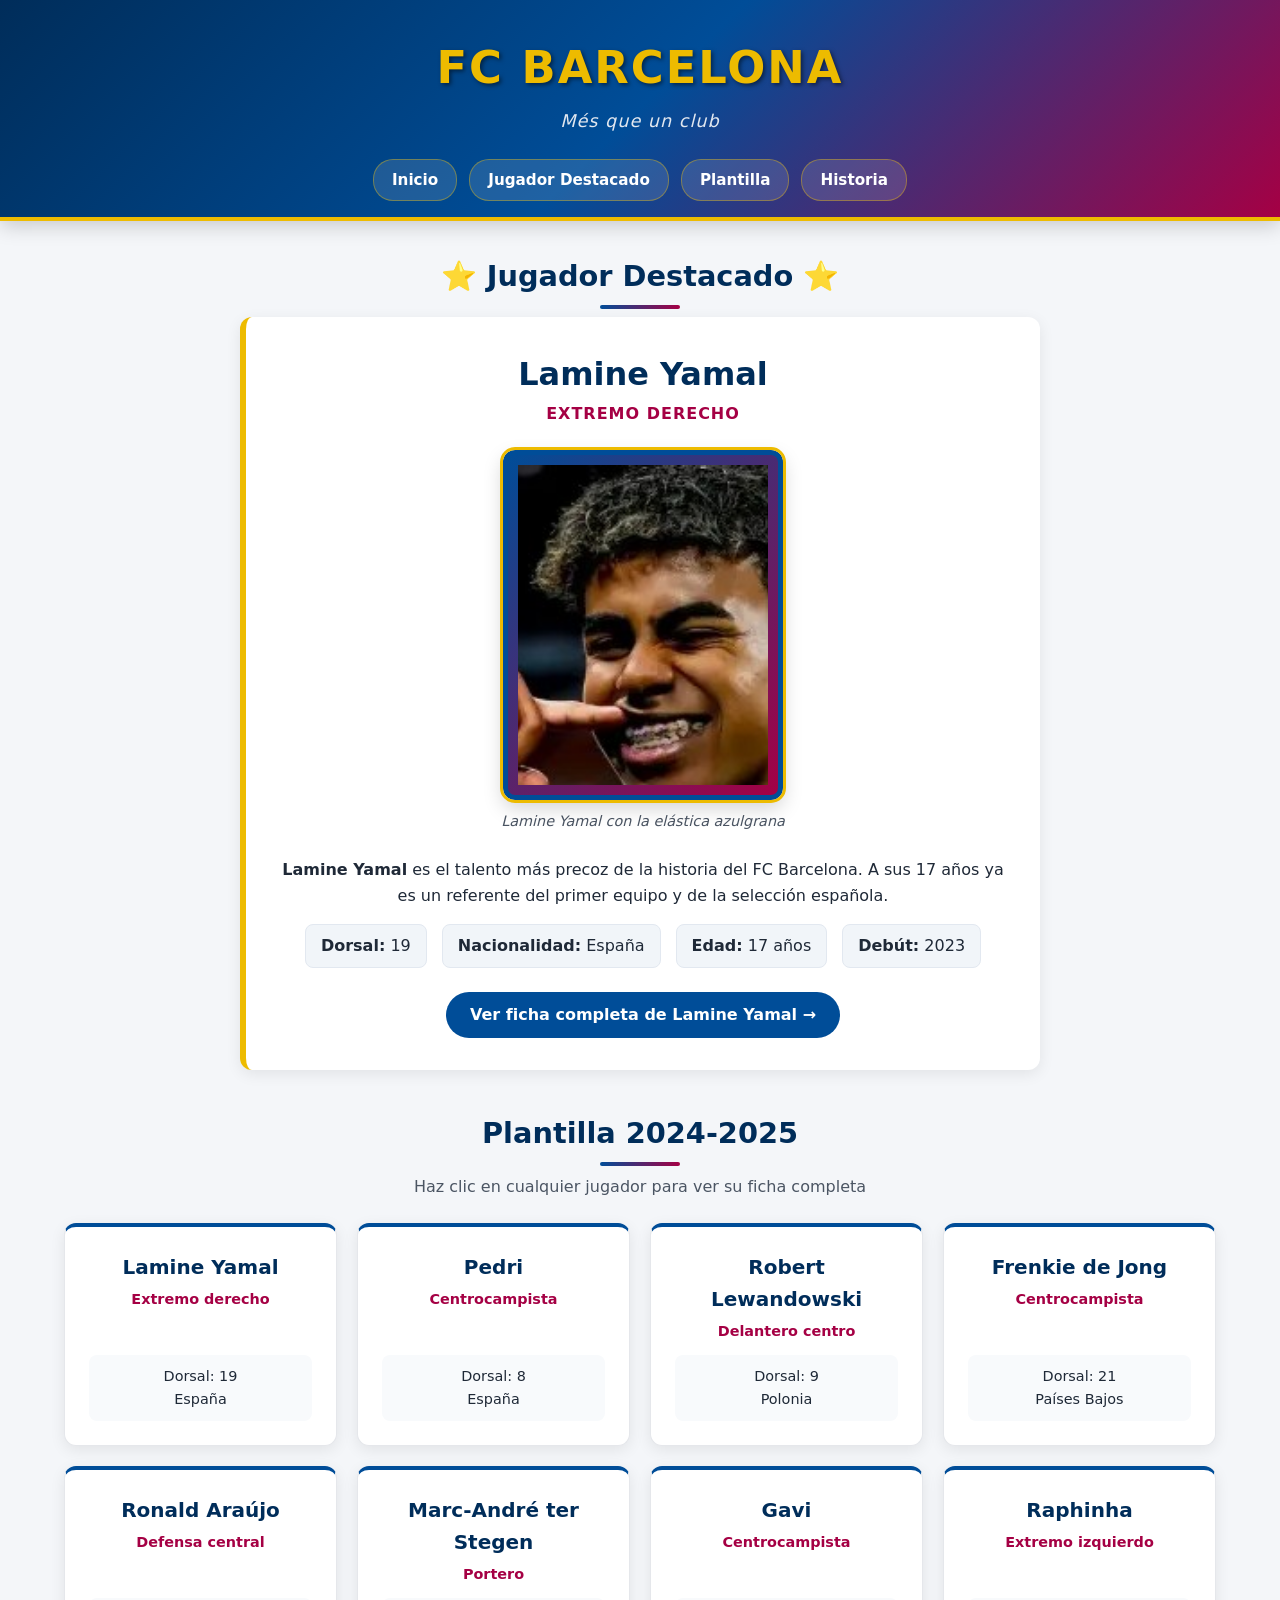
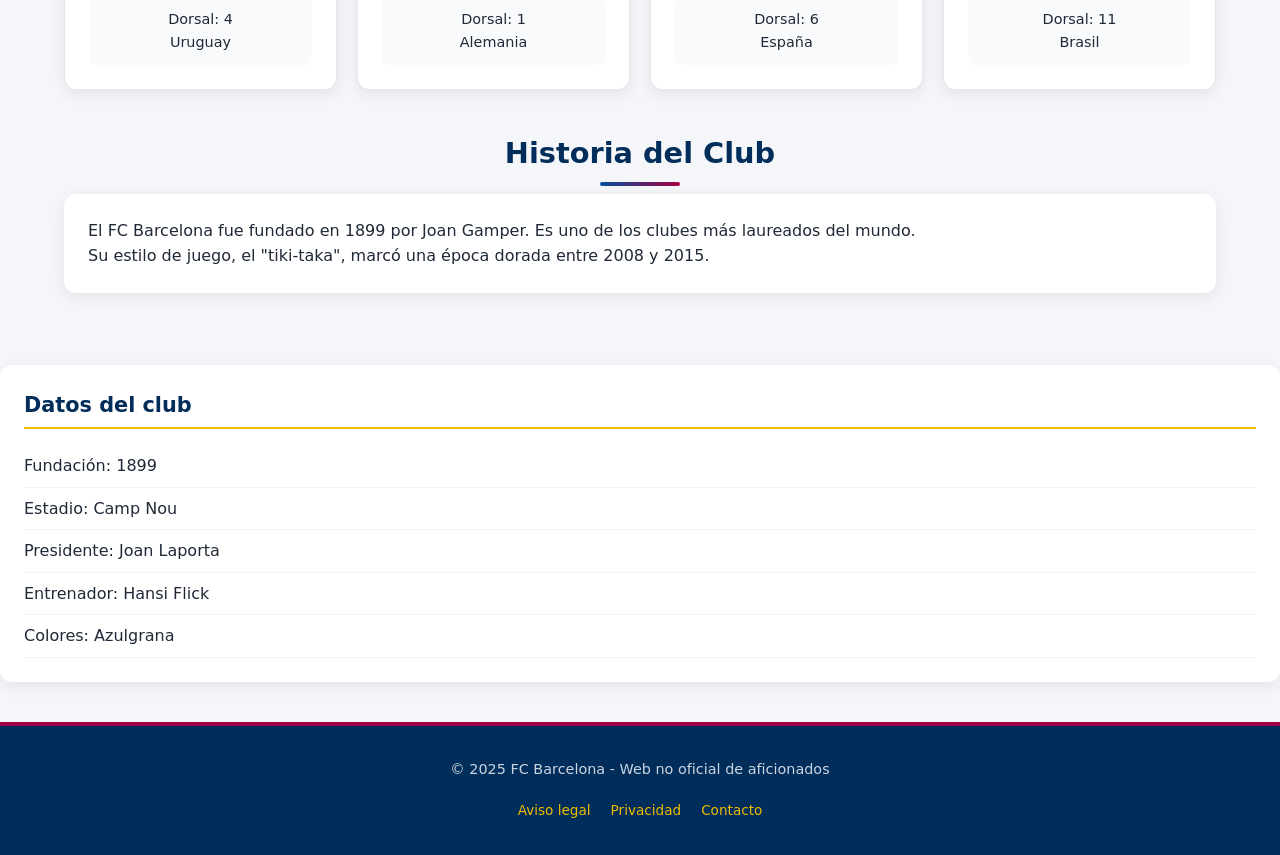
<file: index.html>
<!DOCTYPE html>
<html lang="es">
<head>
    <meta charset="UTF-8">
    <meta name="viewport" content="width=device-width, initial-scale=1.0">
    <title>FC Barcelona - Plantilla Oficial</title>
    <link rel="stylesheet" href="style.css">
</head>
<body>

    <!-- CABECERA PRINCIPAL -->
    <header class="cabecera-principal">
        <h1 class="titulo-web">FC Barcelona</h1>
        <p class="subtitulo">Més que un club</p>

        <nav class="navegacion-principal" aria-label="Navegación principal">
            <ul class="lista-navegacion">
                <li class="item-nav"><a href="index.html" class="enlace-nav">Inicio</a></li>
                <li class="item-nav"><a href="#destacado" class="enlace-nav">Jugador Destacado</a></li>
                <li class="item-nav"><a href="#jugadores" class="enlace-nav">Plantilla</a></li>
                <li class="item-nav"><a href="#historia" class="enlace-nav">Historia</a></li>
            </ul>
        </nav>
    </header>

    <!-- CONTENIDO PRINCIPAL -->
    <main class="contenido-principal">

        <!-- SECCIÓN JUGADOR DESTACADO: LAMINE YAMAL -->
        <section class="seccion-destacada" id="destacado">
            <header class="cabecera-seccion">
                <h2 class="titulo-seccion">⭐ Jugador Destacado ⭐</h2>
            </header>

            <article class="jugador-destacado">
                <header class="cabecera-jugador-destacado">
                    <h3 class="nombre-jugador-destacado">Lamine Yamal</h3>
                    <p class="posicion-destacado">Extremo derecho</p>
                </header>

                <figure class="imagen-destacada">
                    <div class="placeholder-imagen" role="img" aria-label="Fotografía de Lamine Yamal con la camiseta del FC Barcelona">
                        <img src="./jugadores/imagen/lamine.jpg" alt="">
                    </div>
                    <figcaption class="pie-imagen">Lamine Yamal con la elástica azulgrana</figcaption>
                </figure>

                <div class="info-destacada">
                    <p class="descripcion-destacada">
                        <strong>Lamine Yamal</strong> es el talento más precoz de la historia del FC Barcelona.
                        A sus 17 años ya es un referente del primer equipo y de la selección española.
                    </p>
                    <ul class="datos-destacados">
                        <li class="dato"><strong>Dorsal:</strong> 19</li>
                        <li class="dato"><strong>Nacionalidad:</strong> España</li>
                        <li class="dato"><strong>Edad:</strong> 17 años</li>
                        <li class="dato"><strong>Debút:</strong> 2023</li>
                    </ul>
                </div>

                <footer class="footer-destacado">
                    <a href="jugadores/lamine-yamal.html" class="enlace-ficha">Ver ficha completa de Lamine Yamal →</a>
                </footer>
            </article>
        </section>

        <!-- SECCIÓN PLANTILLA COMPLETA -->
        <section class="seccion-jugadores" id="jugadores">
            <header class="cabecera-seccion">
                <h2 class="titulo-seccion">Plantilla 2024-2025</h2>
                <p class="descripcion-seccion">Haz clic en cualquier jugador para ver su ficha completa</p>
            </header>

            <div class="contenedor-jugadores">

                <article class="tarjeta-jugador">
                    <header class="cabecera-tarjeta">
                        <h3 class="nombre-jugador">
                            <a href="jugadores/lamine-yamal.html" class="enlace-jugador">Lamine Yamal</a>
                        </h3>
                        <p class="posicion-jugador">Extremo derecho</p>
                    </header>
                    <div class="info-tarjeta">
                        <p class="dorsal">Dorsal: 19</p>
                        <p class="nacionalidad">España</p>
                    </div>
                </article>

                <article class="tarjeta-jugador">
                    <header class="cabecera-tarjeta">
                        <h3 class="nombre-jugador">
                            <a href="jugadores/pedri.html" class="enlace-jugador">Pedri</a>
                        </h3>
                        <p class="posicion-jugador">Centrocampista</p>
                    </header>
                    <div class="info-tarjeta">
                        <p class="dorsal">Dorsal: 8</p>
                        <p class="nacionalidad">España</p>
                    </div>
                </article>

                <article class="tarjeta-jugador">
                    <header class="cabecera-tarjeta">
                        <h3 class="nombre-jugador">
                            <a href="jugadores/lewandowski.html" class="enlace-jugador">Robert Lewandowski</a>
                        </h3>
                        <p class="posicion-jugador">Delantero centro</p>
                    </header>
                    <div class="info-tarjeta">
                        <p class="dorsal">Dorsal: 9</p>
                        <p class="nacionalidad">Polonia</p>
                    </div>
                </article>

                <article class="tarjeta-jugador">
                    <header class="cabecera-tarjeta">
                        <h3 class="nombre-jugador">
                            <a href="jugadores/frenkie-de-jong.html" class="enlace-jugador">Frenkie de Jong</a>
                        </h3>
                        <p class="posicion-jugador">Centrocampista</p>
                    </header>
                    <div class="info-tarjeta">
                        <p class="dorsal">Dorsal: 21</p>
                        <p class="nacionalidad">Países Bajos</p>
                    </div>
                </article>

                <article class="tarjeta-jugador">
                    <header class="cabecera-tarjeta">
                        <h3 class="nombre-jugador">
                            <a href="jugadores/ronald-araujo.html" class="enlace-jugador">Ronald Araújo</a>
                        </h3>
                        <p class="posicion-jugador">Defensa central</p>
                    </header>
                    <div class="info-tarjeta">
                        <p class="dorsal">Dorsal: 4</p>
                        <p class="nacionalidad">Uruguay</p>
                    </div>
                </article>

                <article class="tarjeta-jugador">
                    <header class="cabecera-tarjeta">
                        <h3 class="nombre-jugador">
                            <a href="jugadores/ter-stegen.html" class="enlace-jugador">Marc-André ter Stegen</a>
                        </h3>
                        <p class="posicion-jugador">Portero</p>
                    </header>
                    <div class="info-tarjeta">
                        <p class="dorsal">Dorsal: 1</p>
                        <p class="nacionalidad">Alemania</p>
                    </div>
                </article>

                <article class="tarjeta-jugador">
                    <header class="cabecera-tarjeta">
                        <h3 class="nombre-jugador">
                            <a href="jugadores ter stegen.html" class="enlace-jugador">Gavi</a>
                        </h3>
                        <p class="posicion-jugador">Centrocampista</p>
                    </header>
                    <div class="info-tarjeta">
                        <p class="dorsal">Dorsal: 6</p>
                        <p class="nacionalidad">España</p>
                    </div>
                </article>

                <article class="tarjeta-jugador">
                    <header class="cabecera-tarjeta">
                        <h3 class="nombre-jugador">
                            <a href="jugadores/raphinha.html" class="enlace-jugador">Raphinha</a>
                        </h3>
                        <p class="posicion-jugador">Extremo izquierdo</p>
                    </header>
                    <div class="info-tarjeta">
                        <p class="dorsal">Dorsal: 11</p>
                        <p class="nacionalidad">Brasil</p>
                    </div>
                </article>

            </div>
        </section>

        <!-- SECCIÓN HISTORIA -->
        <section class="seccion-historia" id="historia">
            <header class="cabecera-seccion">
                <h2 class="titulo-seccion">Historia del Club</h2>
            </header>
            <article class="articulo-historia">
                <p>El FC Barcelona fue fundado en 1899 por Joan Gamper. Es uno de los clubes más laureados del mundo.</p>
                <p>Su estilo de juego, el "tiki-taka", marcó una época dorada entre 2008 y 2015.</p>
            </article>
        </section>

    </main>

    <!-- BARRA LATERAL -->
    <aside class="barra-lateral">
        <h2 class="titulo-aside">Datos del club</h2>
        <ul class="lista-datos">
            <li>Fundación: 1899</li>
            <li>Estadio: Camp Nou</li>
            <li>Presidente: Joan Laporta</li>
            <li>Entrenador: Hansi Flick</li>
            <li>Colores: Azulgrana</li>
        </ul>
    </aside>

    <!-- PIE DE PÁGINA -->
    <footer class="pie-pagina">
        <p class="copyright">© 2025 FC Barcelona - Web no oficial de aficionados</p>
        <nav class="navegacion-footer" aria-label="Enlaces legales">
            <ul class="lista-footer">
                <li><a href="#" class="enlace-footer">Aviso legal</a></li>
                <li><a href="#" class="enlace-footer">Privacidad</a></li>
                <li><a href="#" class="enlace-footer">Contacto</a></li>
            </ul>
        </nav>
    </footer>

</body>
</html>
</file>
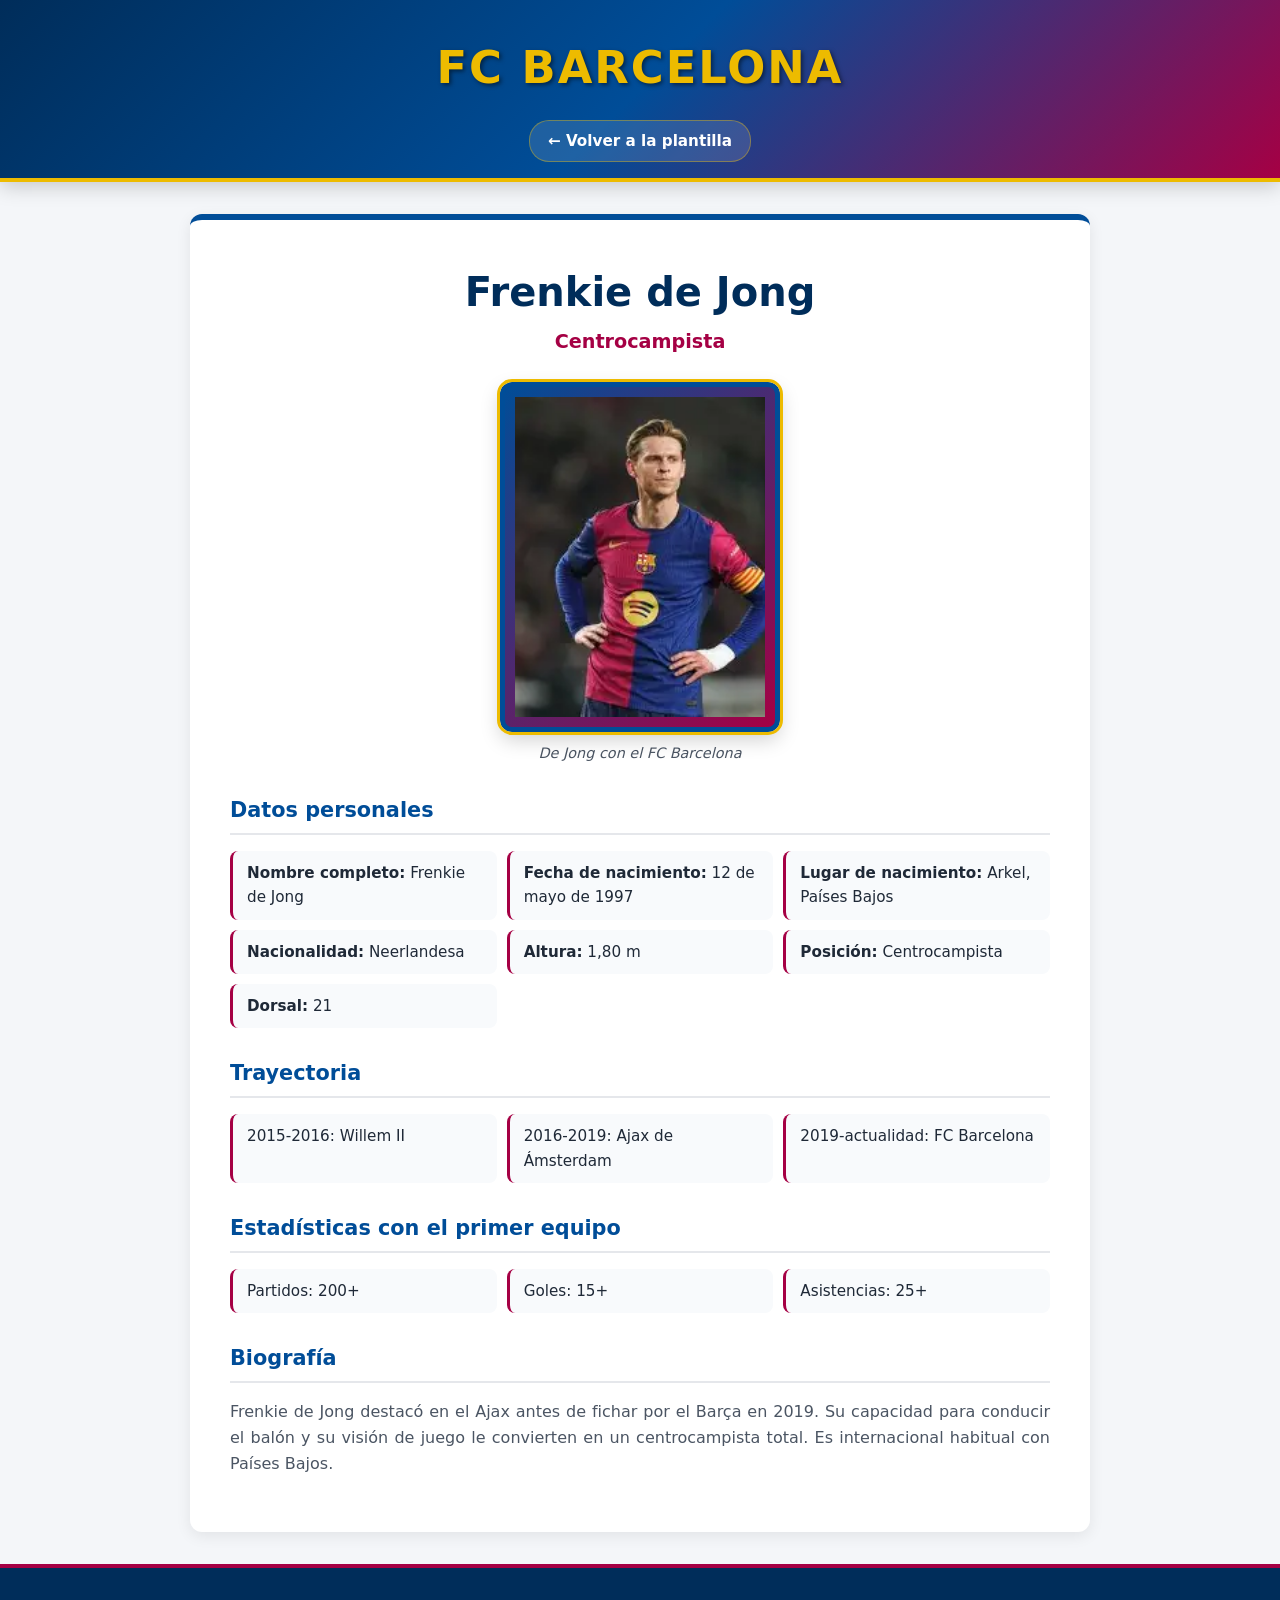
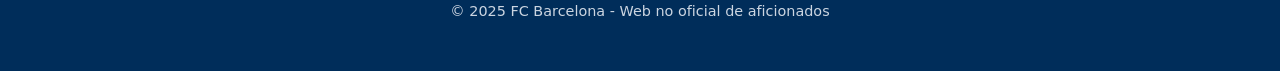
<file: jugadores/frenkie-de-jong.html>
<!DOCTYPE html>
<html lang="es">
<head>
    <meta charset="UTF-8">
    <meta name="viewport" content="width=device-width, initial-scale=1.0">
    <title>Frenkie de Jong - FC Barcelona</title> 
    <link rel="stylesheet" href="../style.css">
</head>
<body>

    <header class="cabecera-principal">
        <h1 class="titulo-web">FC Barcelona</h1>
        <nav class="navegacion-principal" aria-label="Navegación principal">
            <ul class="lista-navegacion">
                <li class="item-nav"><a href="../index.html" class="enlace-nav">← Volver a la plantilla</a></li>
            </ul>
        </nav>
    </header>

    <main class="contenido-principal">

        <article class="ficha-jugador">
            <header class="cabecera-ficha">
                <h2 class="nombre-jugador-ficha">Frenkie de Jong</h2>
                <p class="posicion-ficha">Centrocampista</p>
            </header>

           <figure class="imagen-ficha">
                 <div class="placeholder-imagen">
                    <img src="imagen/frankie.webp" alt="Fotografía de Frenkie de Jong">
                 </div>
                <figcaption class="pie-imagen">De Jong con el FC Barcelona</figcaption>
            </figure>
            <section class="datos-ficha">
                <h3 class="subtitulo-ficha">Datos personales</h3>
                <ul class="lista-datos-ficha">
                    <li><strong>Nombre completo:</strong> Frenkie de Jong</li>
                    <li><strong>Fecha de nacimiento:</strong> 12 de mayo de 1997</li>
                    <li><strong>Lugar de nacimiento:</strong> Arkel, Países Bajos</li>
                    <li><strong>Nacionalidad:</strong> Neerlandesa</li>
                    <li><strong>Altura:</strong> 1,80 m</li>
                    <li><strong>Posición:</strong> Centrocampista</li>
                    <li><strong>Dorsal:</strong> 21</li>
                </ul>
            </section>

            <section class="trayectoria-ficha">
                <h3 class="subtitulo-ficha">Trayectoria</h3>
                <ul class="lista-trayectoria">
                    <li>2015-2016: Willem II</li>
                    <li>2016-2019: Ajax de Ámsterdam</li>
                    <li>2019-actualidad: FC Barcelona</li>
                </ul>
            </section>

            <section class="estadisticas-ficha">
                <h3 class="subtitulo-ficha">Estadísticas con el primer equipo</h3>
                <ul class="lista-estadisticas">
                    <li>Partidos: 200+</li>
                    <li>Goles: 15+</li>
                    <li>Asistencias: 25+</li>
                </ul>
            </section>

            <section class="biografia-ficha">
                <h3 class="subtitulo-ficha">Biografía</h3>
                <p>
                    Frenkie de Jong destacó en el Ajax antes de fichar por el Barça en 2019.
                    Su capacidad para conducir el balón y su visión de juego le convierten en un
                    centrocampista total. Es internacional habitual con Países Bajos.
                </p>
            </section>

        </article>

    </main>

    <footer class="pie-pagina">
        <p class="copyright">© 2025 FC Barcelona - Web no oficial de aficionados</p>
    </footer>

</body>
</html>
</file>
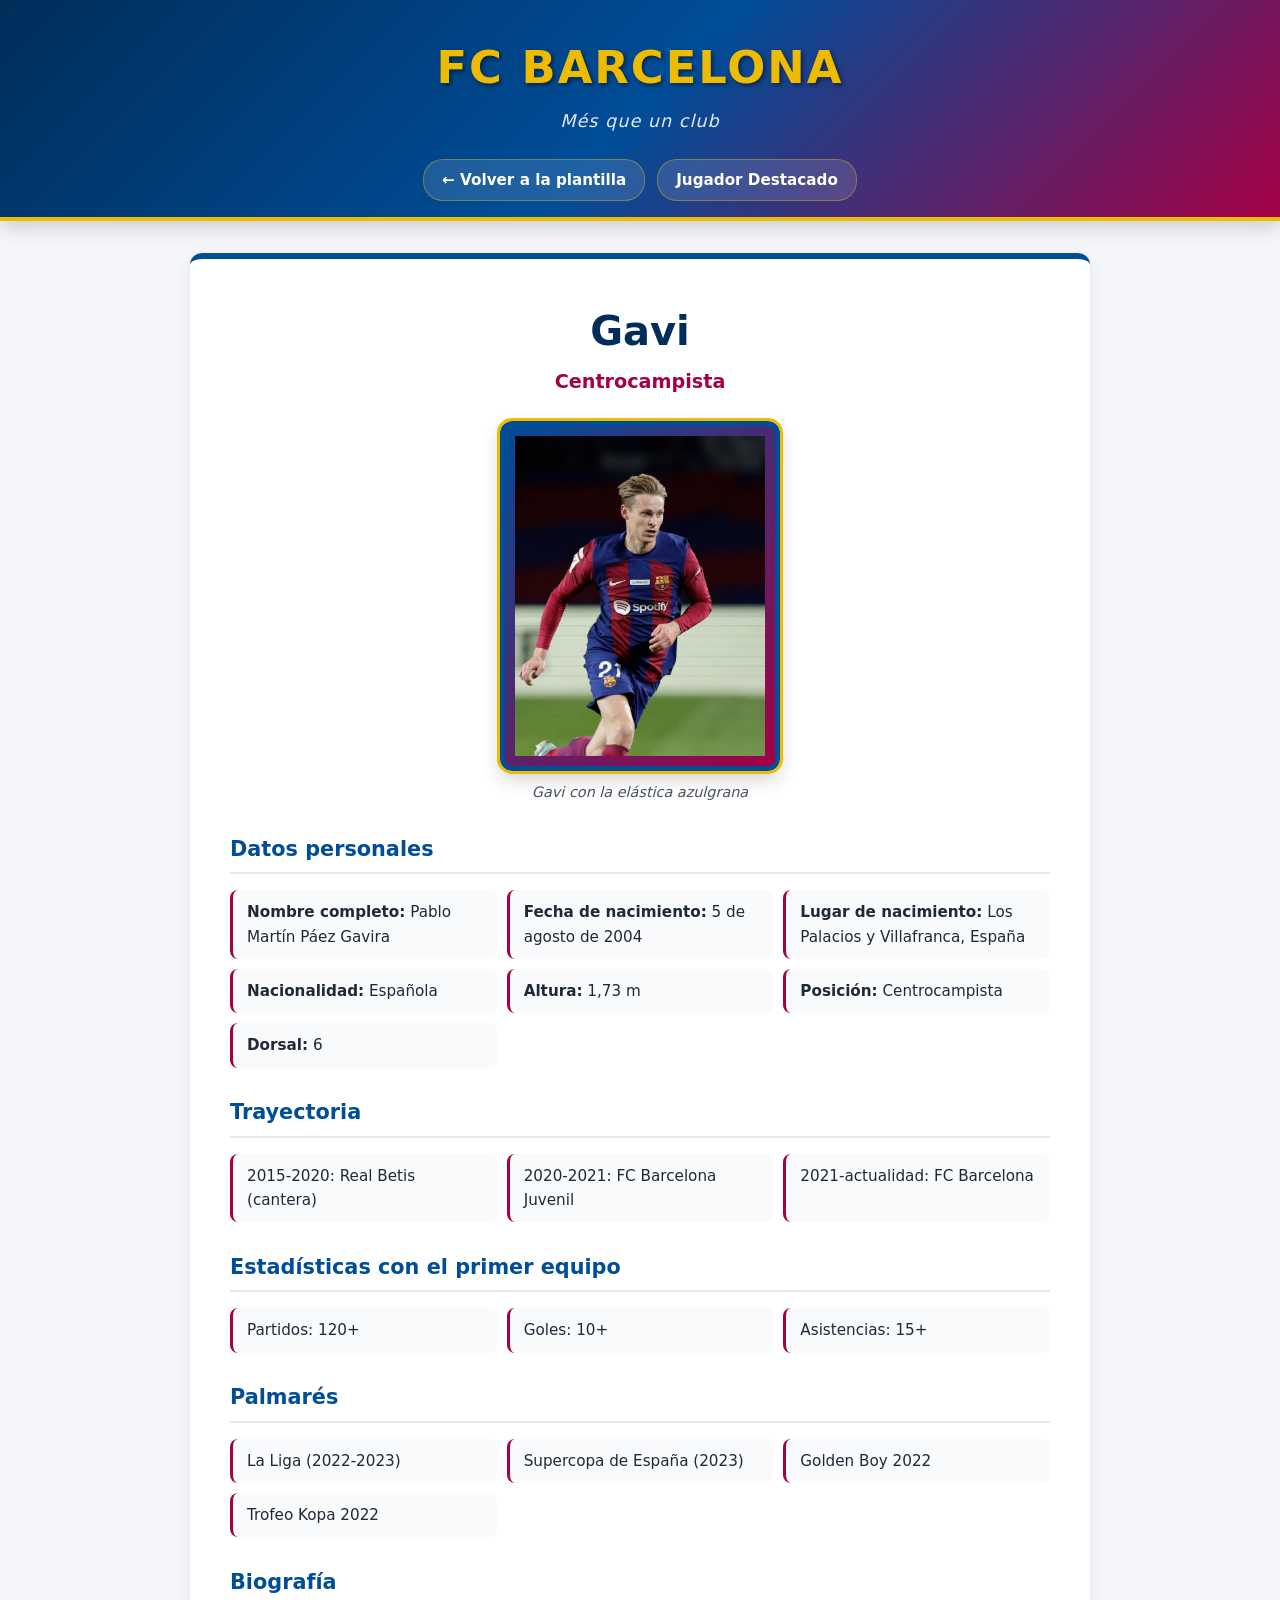
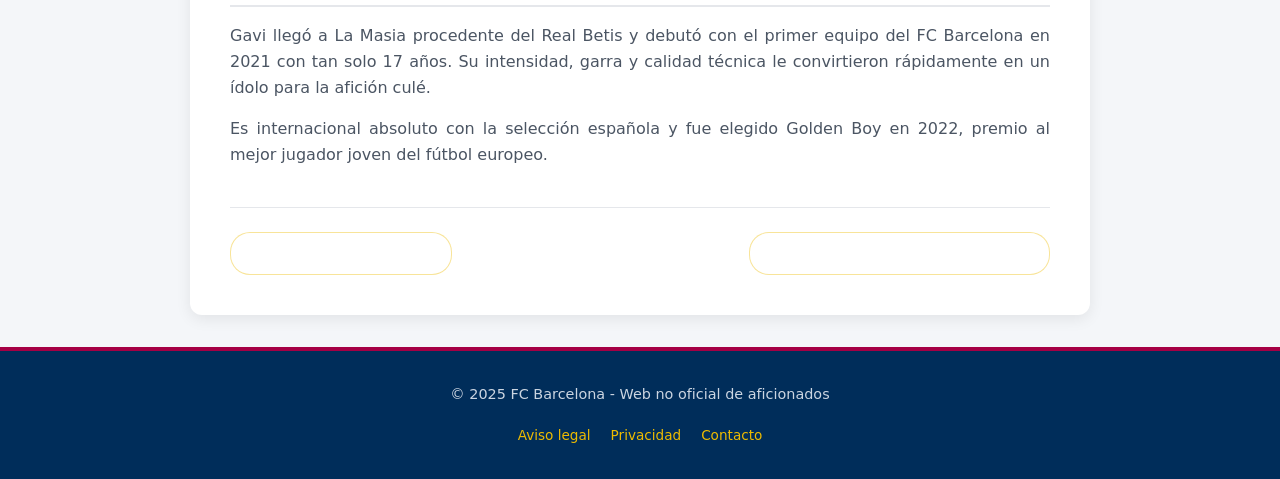
<file: jugadores/gavi.html>
<!DOCTYPE html>
<html lang="es">
<head>
    <meta charset="UTF-8">
    <meta name="viewport" content="width=device-width, initial-scale=1.0">
    <title>Gavi - FC Barcelona</title>
    <link rel="stylesheet" href="../style.css">
</head>
<body>

    <header class="cabecera-principal">
        <h1 class="titulo-web">FC Barcelona</h1>
        <p class="subtitulo">Més que un club</p>

        <nav class="navegacion-principal" aria-label="Navegación principal">
            <ul class="lista-navegacion">
                <li class="item-nav"><a href="../index.html" class="enlace-nav">← Volver a la plantilla</a></li>
                <li class="item-nav"><a href="../index.html#destacado" class="enlace-nav">Jugador Destacado</a></li>
            </ul>
        </nav>
    </header>

    <main class="contenido-principal">

        <article class="ficha-jugador" id="gavi">

            <header class="cabecera-ficha">
                <h2 class="nombre-jugador-ficha">Gavi</h2>
                <p class="posicion-ficha">Centrocampista</p>
            </header>

            <figure class="imagen-ficha">
                <div class="placeholder-imagen" role="img" aria-label="Fotografía de Gavi con la camiseta del FC Barcelona">
                    <img src="imagen/gavi.jpg" alt="Fotografía de Gavi">
                </div>
                <figcaption class="pie-imagen">Gavi con la elástica azulgrana</figcaption>
            </figure>

            <section class="datos-ficha">
                <h3 class="subtitulo-ficha">Datos personales</h3>
                <ul class="lista-datos-ficha">
                    <li><strong>Nombre completo:</strong> Pablo Martín Páez Gavira</li>
                    <li><strong>Fecha de nacimiento:</strong> 5 de agosto de 2004</li>
                    <li><strong>Lugar de nacimiento:</strong> Los Palacios y Villafranca, España</li>
                    <li><strong>Nacionalidad:</strong> Española</li>
                    <li><strong>Altura:</strong> 1,73 m</li>
                    <li><strong>Posición:</strong> Centrocampista</li>
                    <li><strong>Dorsal:</strong> 6</li>
                </ul>
            </section>

            <section class="trayectoria-ficha">
                <h3 class="subtitulo-ficha">Trayectoria</h3>
                <ul class="lista-trayectoria">
                    <li>2015-2020: Real Betis (cantera)</li>
                    <li>2020-2021: FC Barcelona Juvenil</li>
                    <li>2021-actualidad: FC Barcelona</li>
                </ul>
            </section>

            <section class="estadisticas-ficha">
                <h3 class="subtitulo-ficha">Estadísticas con el primer equipo</h3>
                <ul class="lista-estadisticas">
                    <li>Partidos: 120+</li>
                    <li>Goles: 10+</li>
                    <li>Asistencias: 15+</li>
                </ul>
            </section>

            <section class="palmares-ficha">
                <h3 class="subtitulo-ficha">Palmarés</h3>
                <ul class="lista-palmares">
                    <li>La Liga (2022-2023)</li>
                    <li>Supercopa de España (2023)</li>
                    <li>Golden Boy 2022</li>
                    <li>Trofeo Kopa 2022</li>
                </ul>
            </section>

            <section class="biografia-ficha">
                <h3 class="subtitulo-ficha">Biografía</h3>
                <p>
                    Gavi llegó a La Masia procedente del Real Betis y debutó con el primer equipo
                    del FC Barcelona en 2021 con tan solo 17 años. Su intensidad, garra y calidad
                    técnica le convirtieron rápidamente en un ídolo para la afición culé.
                </p>
                <p>
                    Es internacional absoluto con la selección española y fue elegido Golden Boy en
                    2022, premio al mejor jugador joven del fútbol europeo.
                </p>
            </section>

            <footer class="footer-ficha">
                <nav class="navegacion-ficha" aria-label="Navegación entre jugadores">
                    <ul class="lista-navegacion-ficha">
                        <li><a href="../index.html" class="enlace-nav">← Volver a la plantilla</a></li>
                        <li><a href="raphinha.html" class="enlace-nav">Siguiente jugador: Raphinha →</a></li>
                    </ul>
                </nav>
            </footer>

        </article>

    </main>

    <footer class="pie-pagina">
        <p class="copyright">© 2025 FC Barcelona - Web no oficial de aficionados</p>
        <nav class="navegacion-footer" aria-label="Enlaces legales">
            <ul class="lista-footer">
                <li><a href="#" class="enlace-footer">Aviso legal</a></li>
                <li><a href="#" class="enlace-footer">Privacidad</a></li>
                <li><a href="#" class="enlace-footer">Contacto</a></li>
            </ul>
        </nav>
    </footer>

</body>
</html>
</file>
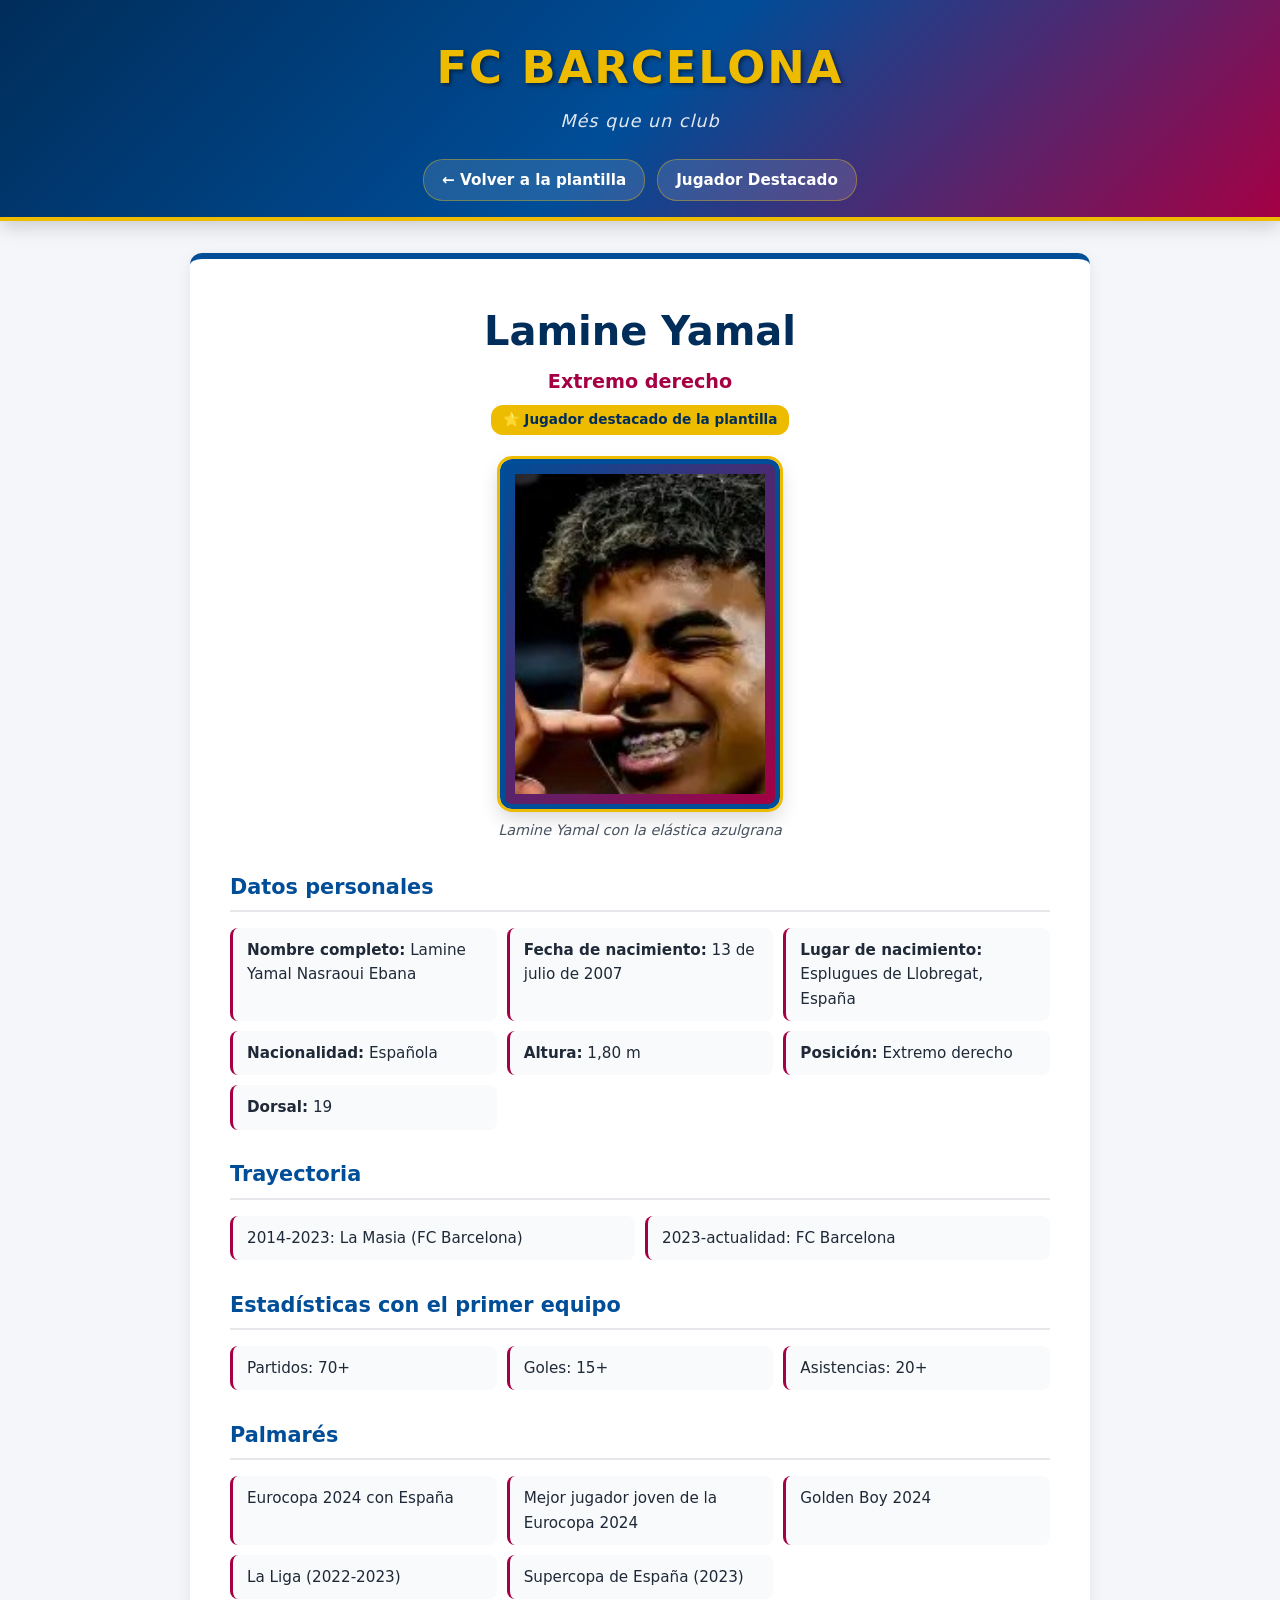
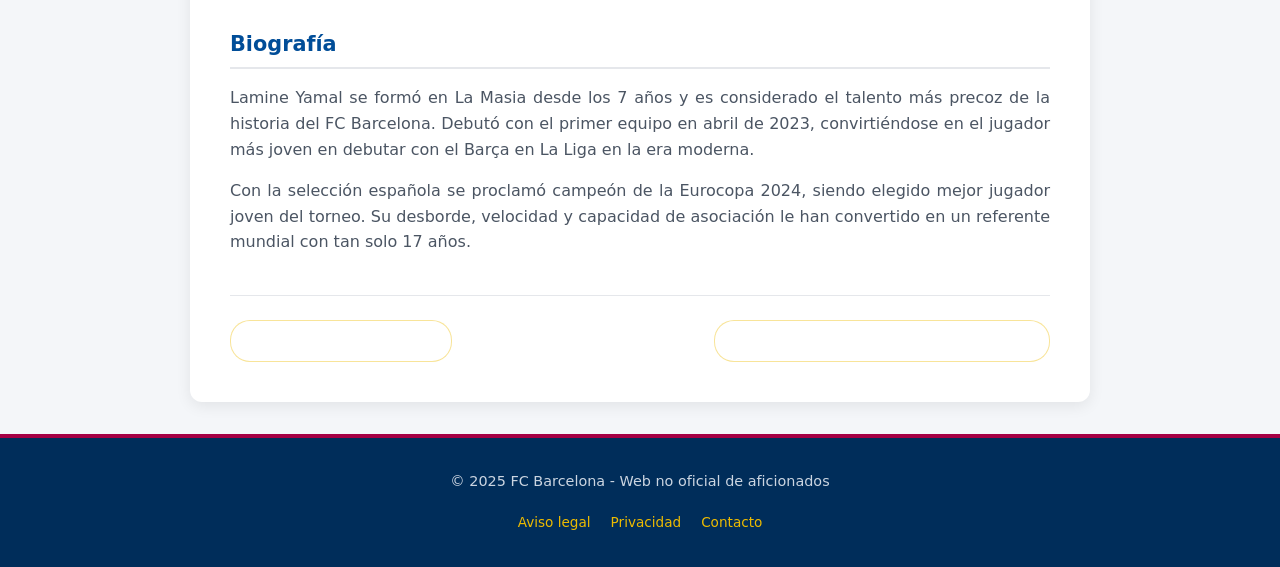
<file: jugadores/lamine-yamal.html>
<!DOCTYPE html>
<html lang="es">
<head>
    <meta charset="UTF-8">
    <meta name="viewport" content="width=device-width, initial-scale=1.0">
    <title>Lamine Yamal - FC Barcelona</title>
    <link rel="stylesheet" href="../style.css">
</head>
<body>

    <!-- CABECERA PRINCIPAL -->
    <header class="cabecera-principal">
        <h1 class="titulo-web">FC Barcelona</h1>
        <p class="subtitulo">Més que un club</p>

        <nav class="navegacion-principal" aria-label="Navegación principal">
            <ul class="lista-navegacion">
                <li class="item-nav"><a href="../index.html" class="enlace-nav">← Volver a la plantilla</a></li>
                <li class="item-nav"><a href="../index.html#destacado" class="enlace-nav">Jugador Destacado</a></li>
            </ul>
        </nav>
    </header>

    <!-- CONTENIDO PRINCIPAL -->
    <main class="contenido-principal">

        <article class="ficha-jugador" id="lamine-yamal">

            <header class="cabecera-ficha">
                <h2 class="nombre-jugador-ficha">Lamine Yamal</h2>
                <p class="posicion-ficha">Extremo derecho</p>
                <p class="etiqueta-destacado">⭐ Jugador destacado de la plantilla</p>
            </header>

            <figure class="imagen-ficha">
                <div class="placeholder-imagen" role="img" aria-label="Fotografía de Lamine Yamal con la camiseta del FC Barcelona">
                   <img src="./imagen/lamine.jpg" alt="">
                </div>
                <figcaption class="pie-imagen">Lamine Yamal con la elástica azulgrana</figcaption>
            </figure>

            <section class="datos-ficha">
                <h3 class="subtitulo-ficha">Datos personales</h3>
                <ul class="lista-datos-ficha">
                    <li><strong>Nombre completo:</strong> Lamine Yamal Nasraoui Ebana</li>
                    <li><strong>Fecha de nacimiento:</strong> 13 de julio de 2007</li>
                    <li><strong>Lugar de nacimiento:</strong> Esplugues de Llobregat, España</li>
                    <li><strong>Nacionalidad:</strong> Española</li>
                    <li><strong>Altura:</strong> 1,80 m</li>
                    <li><strong>Posición:</strong> Extremo derecho</li>
                    <li><strong>Dorsal:</strong> 19</li>
                </ul>
            </section>

            <section class="trayectoria-ficha">
                <h3 class="subtitulo-ficha">Trayectoria</h3>
                <ul class="lista-trayectoria">
                    <li>2014-2023: La Masia (FC Barcelona)</li>
                    <li>2023-actualidad: FC Barcelona</li>
                </ul>
            </section>

            <section class="estadisticas-ficha">
                <h3 class="subtitulo-ficha">Estadísticas con el primer equipo</h3>
                <ul class="lista-estadisticas">
                    <li>Partidos: 70+</li>
                    <li>Goles: 15+</li>
                    <li>Asistencias: 20+</li>
                </ul>
            </section>

            <section class="palmares-ficha">
                <h3 class="subtitulo-ficha">Palmarés</h3>
                <ul class="lista-palmares">
                    <li>Eurocopa 2024 con España</li>
                    <li>Mejor jugador joven de la Eurocopa 2024</li>
                    <li>Golden Boy 2024</li>
                    <li>La Liga (2022-2023)</li>
                    <li>Supercopa de España (2023)</li>
                </ul>
            </section>

            <section class="biografia-ficha">
                <h3 class="subtitulo-ficha">Biografía</h3>
                <p>
                    Lamine Yamal se formó en La Masia desde los 7 años y es considerado el talento
                    más precoz de la historia del FC Barcelona. Debutó con el primer equipo en abril
                    de 2023, convirtiéndose en el jugador más joven en debutar con el Barça en La Liga
                    en la era moderna.
                </p>
                <p>
                    Con la selección española se proclamó campeón de la Eurocopa 2024, siendo elegido
                    mejor jugador joven del torneo. Su desborde, velocidad y capacidad de asociación
                    le han convertido en un referente mundial con tan solo 17 años.
                </p>
            </section>

            <footer class="footer-ficha">
                <nav class="navegacion-ficha" aria-label="Navegación entre jugadores">
                    <ul class="lista-navegacion-ficha">
                        <li><a href="../index.html" class="enlace-nav">← Volver a la plantilla</a></li>
                        <li><a href="lamine-yamal.html" class="enlace-nav">Siguiente jugador: lamine-yamal →</a></li>
                    </ul>
                </nav>
            </footer>

        </article>

    </main>

    <!-- PIE DE PÁGINA -->
    <footer class="pie-pagina">
        <p class="copyright">© 2025 FC Barcelona - Web no oficial de aficionados</p>
        <nav class="navegacion-footer" aria-label="Enlaces legales">
            <ul class="lista-footer">
                <li><a href="#" class="enlace-footer">Aviso legal</a></li>
                <li><a href="#" class="enlace-footer">Privacidad</a></li>
                <li><a href="#" class="enlace-footer">Contacto</a></li>
            </ul>
        </nav>
    </footer>

</body>
</html>
</file>
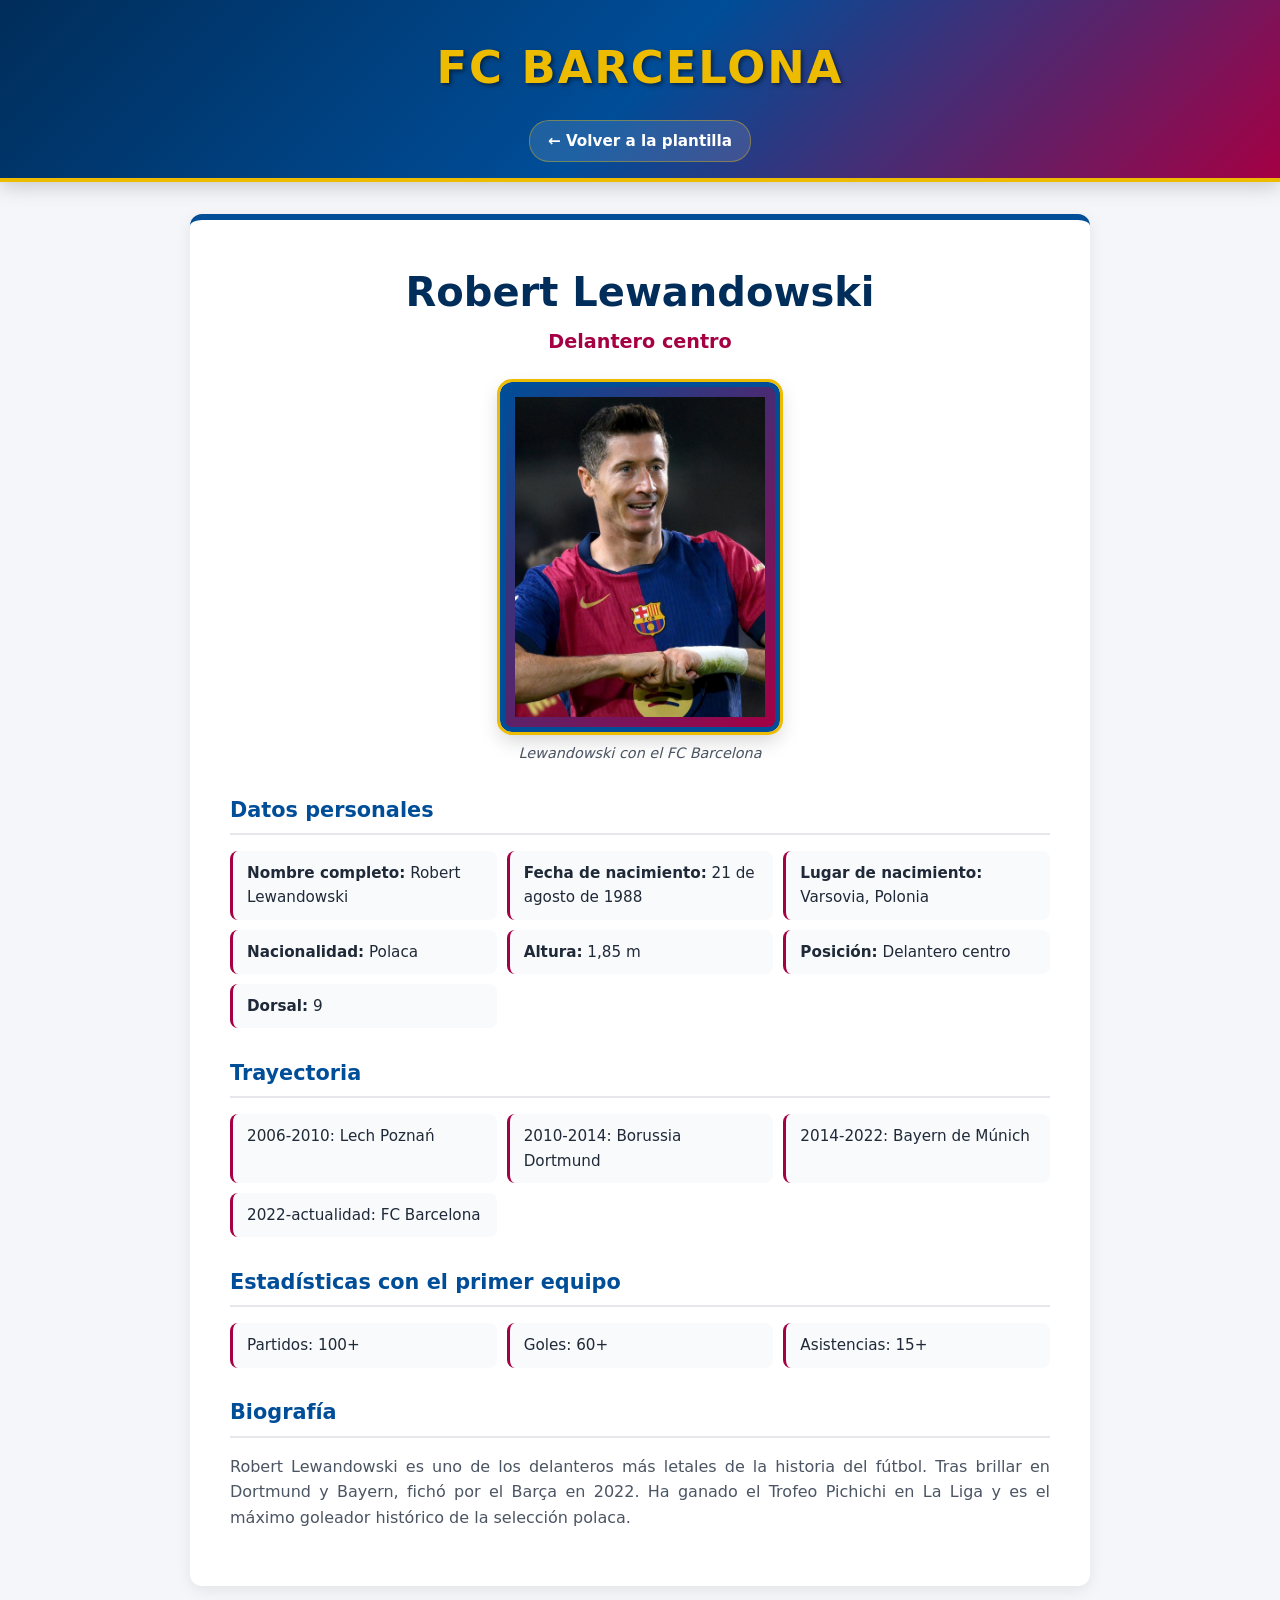
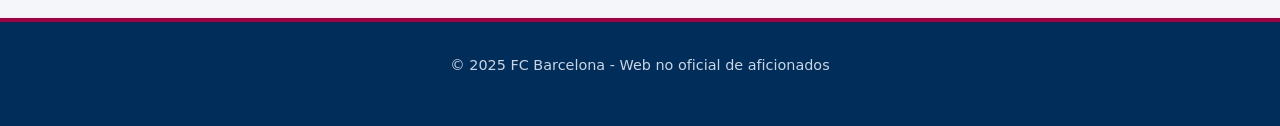
<file: jugadores/lewandowski.html>
<!DOCTYPE html>
<html lang="es">
<head>
    <meta charset="UTF-8">
    <meta name="viewport" content="width=device-width, initial-scale=1.0">
    <title>Robert Lewandowski - FC Barcelona</title> 
    <link rel="stylesheet" href="../style.css">
</head>
<body>

    <header class="cabecera-principal">
        <h1 class="titulo-web">FC Barcelona</h1>
        <nav class="navegacion-principal" aria-label="Navegación principal">
            <ul class="lista-navegacion">
                <li class="item-nav"><a href="../index.html" class="enlace-nav">← Volver a la plantilla</a></li>
            </ul>
        </nav>
    </header>

    <main class="contenido-principal">

        <article class="ficha-jugador">
            <header class="cabecera-ficha">
                <h2 class="nombre-jugador-ficha">Robert Lewandowski</h2>
                <p class="posicion-ficha">Delantero centro</p>
            </header>

            <figure class="imagen-ficha">
                <div class="placeholder-imagen" role="img" aria-label="Fotografía de Robert Lewandowski">
                    <img src="imagen/lewandosky.jpg" alt="Fotografía de lewandowski">
                </div>
                <figcaption class="pie-imagen">Lewandowski con el FC Barcelona</figcaption>
            </figure>

            <section class="datos-ficha">
                <h3 class="subtitulo-ficha">Datos personales</h3>
                <ul class="lista-datos-ficha">
                    <li><strong>Nombre completo:</strong> Robert Lewandowski</li>
                    <li><strong>Fecha de nacimiento:</strong> 21 de agosto de 1988</li>
                    <li><strong>Lugar de nacimiento:</strong> Varsovia, Polonia</li>
                    <li><strong>Nacionalidad:</strong> Polaca</li>
                    <li><strong>Altura:</strong> 1,85 m</li>
                    <li><strong>Posición:</strong> Delantero centro</li>
                    <li><strong>Dorsal:</strong> 9</li>
                </ul>
            </section>

            <section class="trayectoria-ficha">
                <h3 class="subtitulo-ficha">Trayectoria</h3>
                <ul class="lista-trayectoria">
                    <li>2006-2010: Lech Poznań</li>
                    <li>2010-2014: Borussia Dortmund</li>
                    <li>2014-2022: Bayern de Múnich</li>
                    <li>2022-actualidad: FC Barcelona</li>
                </ul>
            </section>

            <section class="estadisticas-ficha">
                <h3 class="subtitulo-ficha">Estadísticas con el primer equipo</h3>
                <ul class="lista-estadisticas">
                    <li>Partidos: 100+</li>
                    <li>Goles: 60+</li>
                    <li>Asistencias: 15+</li>
                </ul>
            </section>

            <section class="biografia-ficha">
                <h3 class="subtitulo-ficha">Biografía</h3>
                <p>
                    Robert Lewandowski es uno de los delanteros más letales de la historia del fútbol.
                    Tras brillar en Dortmund y Bayern, fichó por el Barça en 2022. Ha ganado el Trofeo
                    Pichichi en La Liga y es el máximo goleador histórico de la selección polaca.
                </p>
            </section>

        </article>

    </main>

    <footer class="pie-pagina">
        <p class="copyright">© 2025 FC Barcelona - Web no oficial de aficionados</p>
    </footer>

</body>
</html>
</file>
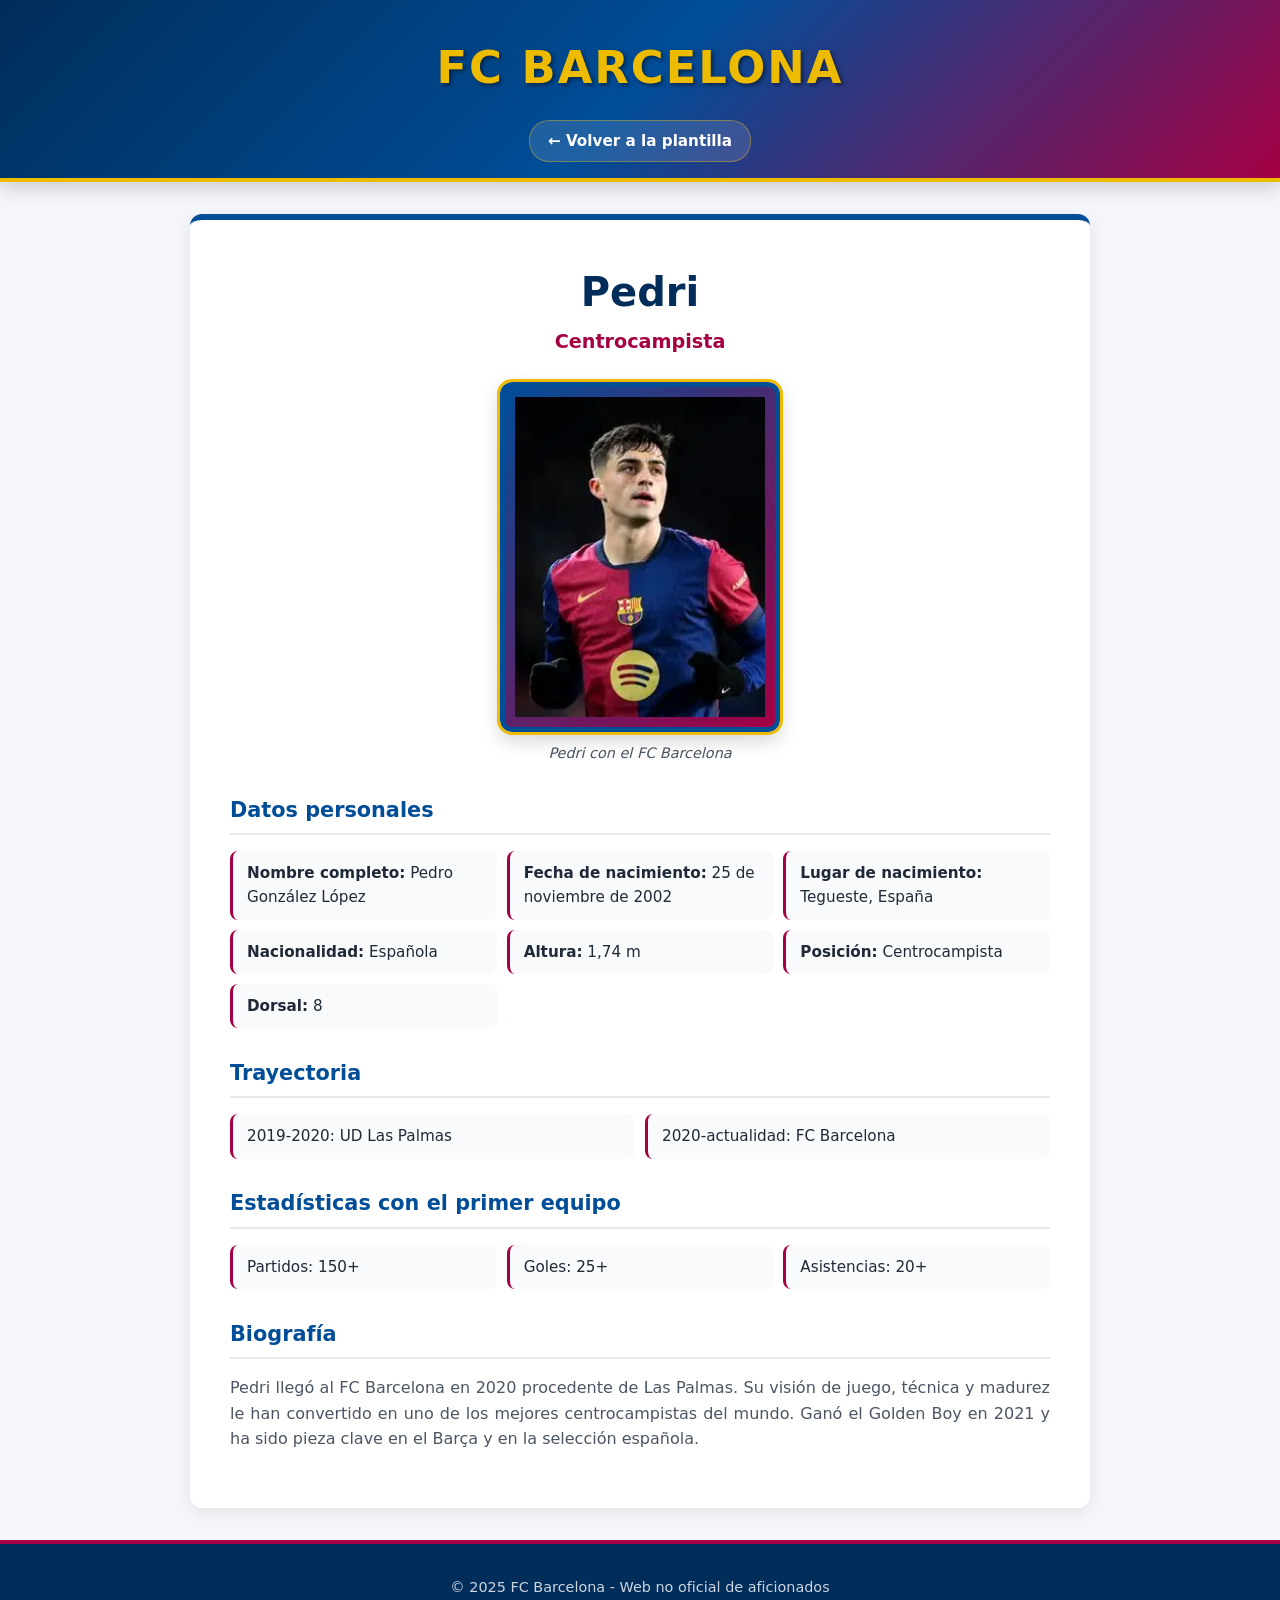
<file: jugadores/pedri.html>
<!DOCTYPE html>
<html lang="es">
<head>
    <meta charset="UTF-8">
    <meta name="viewport" content="width=device-width, initial-scale=1.0">
    <title>Pedri - FC Barcelona</title>
    <link rel="stylesheet" href="../style.css">
</head>
<body>

    <header class="cabecera-principal">
        <h1 class="titulo-web">FC Barcelona</h1>
        <nav class="navegacion-principal" aria-label="Navegación principal">
            <ul class="lista-navegacion">
                <li class="item-nav"><a href="../index.html" class="enlace-nav">← Volver a la plantilla</a></li>
            </ul>
        </nav>
    </header>

    <main class="contenido-principal">

        <article class="ficha-jugador">
            <header class="cabecera-ficha">
                <h2 class="nombre-jugador-ficha">Pedri</h2>
                <p class="posicion-ficha">Centrocampista</p>
            </header>

            <figure class="imagen-ficha">
                <div class="placeholder-imagen" role="img" aria-label="Fotografía de Pedri">
                    <img src="imagen/pedri.webp" alt="Fotografía de pedri">
                </div>
                <figcaption class="pie-imagen">Pedri con el FC Barcelona</figcaption>
            </figure>

            <section class="datos-ficha">
                <h3 class="subtitulo-ficha">Datos personales</h3>
                <ul class="lista-datos-ficha">
                    <li><strong>Nombre completo:</strong> Pedro González López</li>
                    <li><strong>Fecha de nacimiento:</strong> 25 de noviembre de 2002</li>
                    <li><strong>Lugar de nacimiento:</strong> Tegueste, España</li>
                    <li><strong>Nacionalidad:</strong> Española</li>
                    <li><strong>Altura:</strong> 1,74 m</li>
                    <li><strong>Posición:</strong> Centrocampista</li>
                    <li><strong>Dorsal:</strong> 8</li>
                </ul>
            </section>

            <section class="trayectoria-ficha">
                <h3 class="subtitulo-ficha">Trayectoria</h3>
                <ul class="lista-trayectoria">
                    <li>2019-2020: UD Las Palmas</li>
                    <li>2020-actualidad: FC Barcelona</li>
                </ul>
            </section>

            <section class="estadisticas-ficha">
                <h3 class="subtitulo-ficha">Estadísticas con el primer equipo</h3>
                <ul class="lista-estadisticas">
                    <li>Partidos: 150+</li>
                    <li>Goles: 25+</li>
                    <li>Asistencias: 20+</li>
                </ul>
            </section>

            <section class="biografia-ficha">
                <h3 class="subtitulo-ficha">Biografía</h3>
                <p>
                    Pedri llegó al FC Barcelona en 2020 procedente de Las Palmas. Su visión de juego,
                    técnica y madurez le han convertido en uno de los mejores centrocampistas del mundo.
                    Ganó el Golden Boy en 2021 y ha sido pieza clave en el Barça y en la selección española.
                </p>
            </section>

        </article>

    </main>

    <footer class="pie-pagina">
        <p class="copyright">© 2025 FC Barcelona - Web no oficial de aficionados</p>
    </footer>

</body>
</html>
</file>
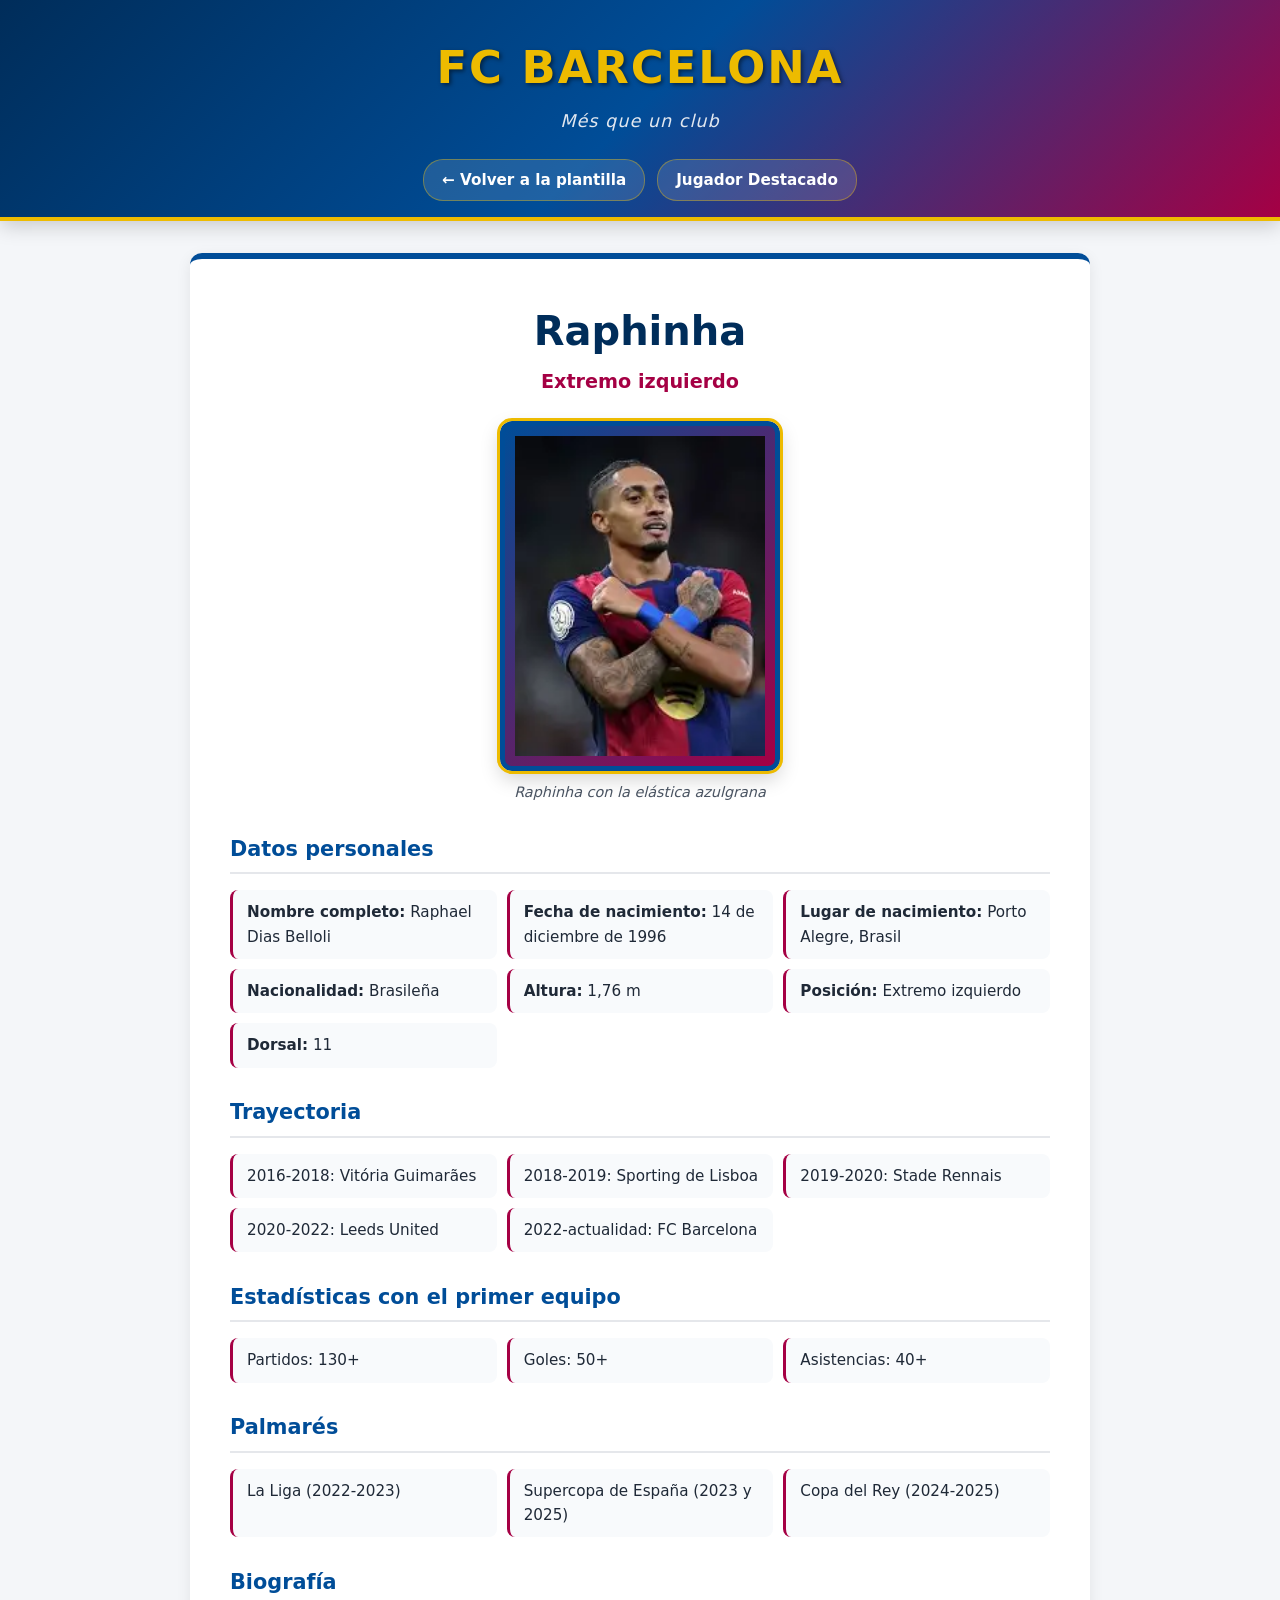
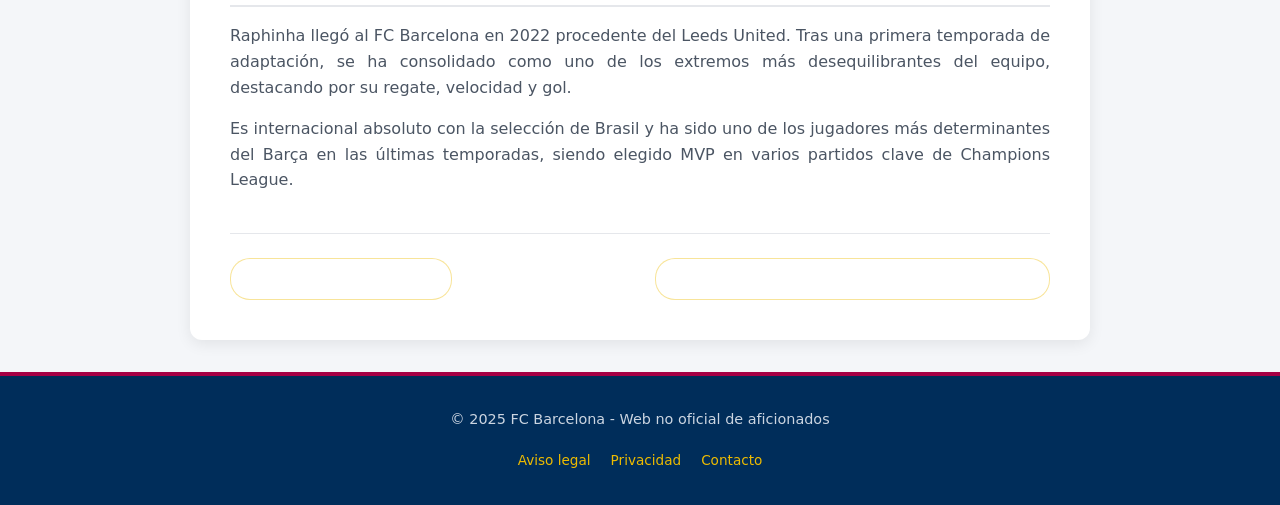
<file: jugadores/raphinha.html>
<!DOCTYPE html>
<html lang="es">
<head>
    <meta charset="UTF-8">
    <meta name="viewport" content="width=device-width, initial-scale=1.0">
    <title>Raphinha - FC Barcelona</title> 
    <link rel="stylesheet" href="../style.css">
</head>
<body>

    <header class="cabecera-principal">
        <h1 class="titulo-web">FC Barcelona</h1>
        <p class="subtitulo">Més que un club</p>

        <nav class="navegacion-principal" aria-label="Navegación principal">
            <ul class="lista-navegacion">
                <li class="item-nav"><a href="../index.html" class="enlace-nav">← Volver a la plantilla</a></li>
                <li class="item-nav"><a href="../index.html#destacado" class="enlace-nav">Jugador Destacado</a></li>
            </ul>
        </nav>
    </header>

    <main class="contenido-principal">

        <article class="ficha-jugador" id="raphinha">

            <header class="cabecera-ficha">
                <h2 class="nombre-jugador-ficha">Raphinha</h2>
                <p class="posicion-ficha">Extremo izquierdo</p>
            </header>

            <figure class="imagen-ficha">
                <div class="placeholder-imagen" role="img" aria-label="Fotografía de Raphinha con la camiseta del FC Barcelona">
                    <img src="imagen/raphina.webp" alt="">
                </div>
                <figcaption class="pie-imagen">Raphinha con la elástica azulgrana</figcaption>
            </figure>

            <section class="datos-ficha">
                <h3 class="subtitulo-ficha">Datos personales</h3>
                <ul class="lista-datos-ficha">
                    <li><strong>Nombre completo:</strong> Raphael Dias Belloli</li>
                    <li><strong>Fecha de nacimiento:</strong> 14 de diciembre de 1996</li>
                    <li><strong>Lugar de nacimiento:</strong> Porto Alegre, Brasil</li>
                    <li><strong>Nacionalidad:</strong> Brasileña</li>
                    <li><strong>Altura:</strong> 1,76 m</li>
                    <li><strong>Posición:</strong> Extremo izquierdo</li>
                    <li><strong>Dorsal:</strong> 11</li>
                </ul>
            </section>

            <section class="trayectoria-ficha">
                <h3 class="subtitulo-ficha">Trayectoria</h3>
                <ul class="lista-trayectoria">
                    <li>2016-2018: Vitória Guimarães</li>
                    <li>2018-2019: Sporting de Lisboa</li>
                    <li>2019-2020: Stade Rennais</li>
                    <li>2020-2022: Leeds United</li>
                    <li>2022-actualidad: FC Barcelona</li>
                </ul>
            </section>

            <section class="estadisticas-ficha">
                <h3 class="subtitulo-ficha">Estadísticas con el primer equipo</h3>
                <ul class="lista-estadisticas">
                    <li>Partidos: 130+</li>
                    <li>Goles: 50+</li>
                    <li>Asistencias: 40+</li>
                </ul>
            </section>

            <section class="palmares-ficha">
                <h3 class="subtitulo-ficha">Palmarés</h3>
                <ul class="lista-palmares">
                    <li>La Liga (2022-2023)</li>
                    <li>Supercopa de España (2023 y 2025)</li>
                    <li>Copa del Rey (2024-2025)</li>
                </ul>
            </section>

            <section class="biografia-ficha">
                <h3 class="subtitulo-ficha">Biografía</h3>
                <p>
                    Raphinha llegó al FC Barcelona en 2022 procedente del Leeds United. Tras una
                    primera temporada de adaptación, se ha consolidado como uno de los extremos
                    más desequilibrantes del equipo, destacando por su regate, velocidad y gol.
                </p>
                <p>
                    Es internacional absoluto con la selección de Brasil y ha sido uno de los
                    jugadores más determinantes del Barça en las últimas temporadas, siendo
                    elegido MVP en varios partidos clave de Champions League.
                </p>
            </section>

            <footer class="footer-ficha">
                <nav class="navegacion-ficha" aria-label="Navegación entre jugadores">
                    <ul class="lista-navegacion-ficha">
                        <li><a href="../index.html" class="enlace-nav">← Volver a la plantilla</a></li>
                        <li><a href="lamine-yamal.html" class="enlace-nav">Volver al primer jugador: Lamine Yamal →</a></li>
                    </ul>
                </nav>
            </footer>

        </article>

    </main>

    <footer class="pie-pagina">
        <p class="copyright">© 2025 FC Barcelona - Web no oficial de aficionados</p>
        <nav class="navegacion-footer" aria-label="Enlaces legales">
            <ul class="lista-footer">
                <li><a href="#" class="enlace-footer">Aviso legal</a></li>
                <li><a href="#" class="enlace-footer">Privacidad</a></li>
                <li><a href="#" class="enlace-footer">Contacto</a></li>
            </ul>
        </nav>
    </footer>

</body>
</html>
</file>
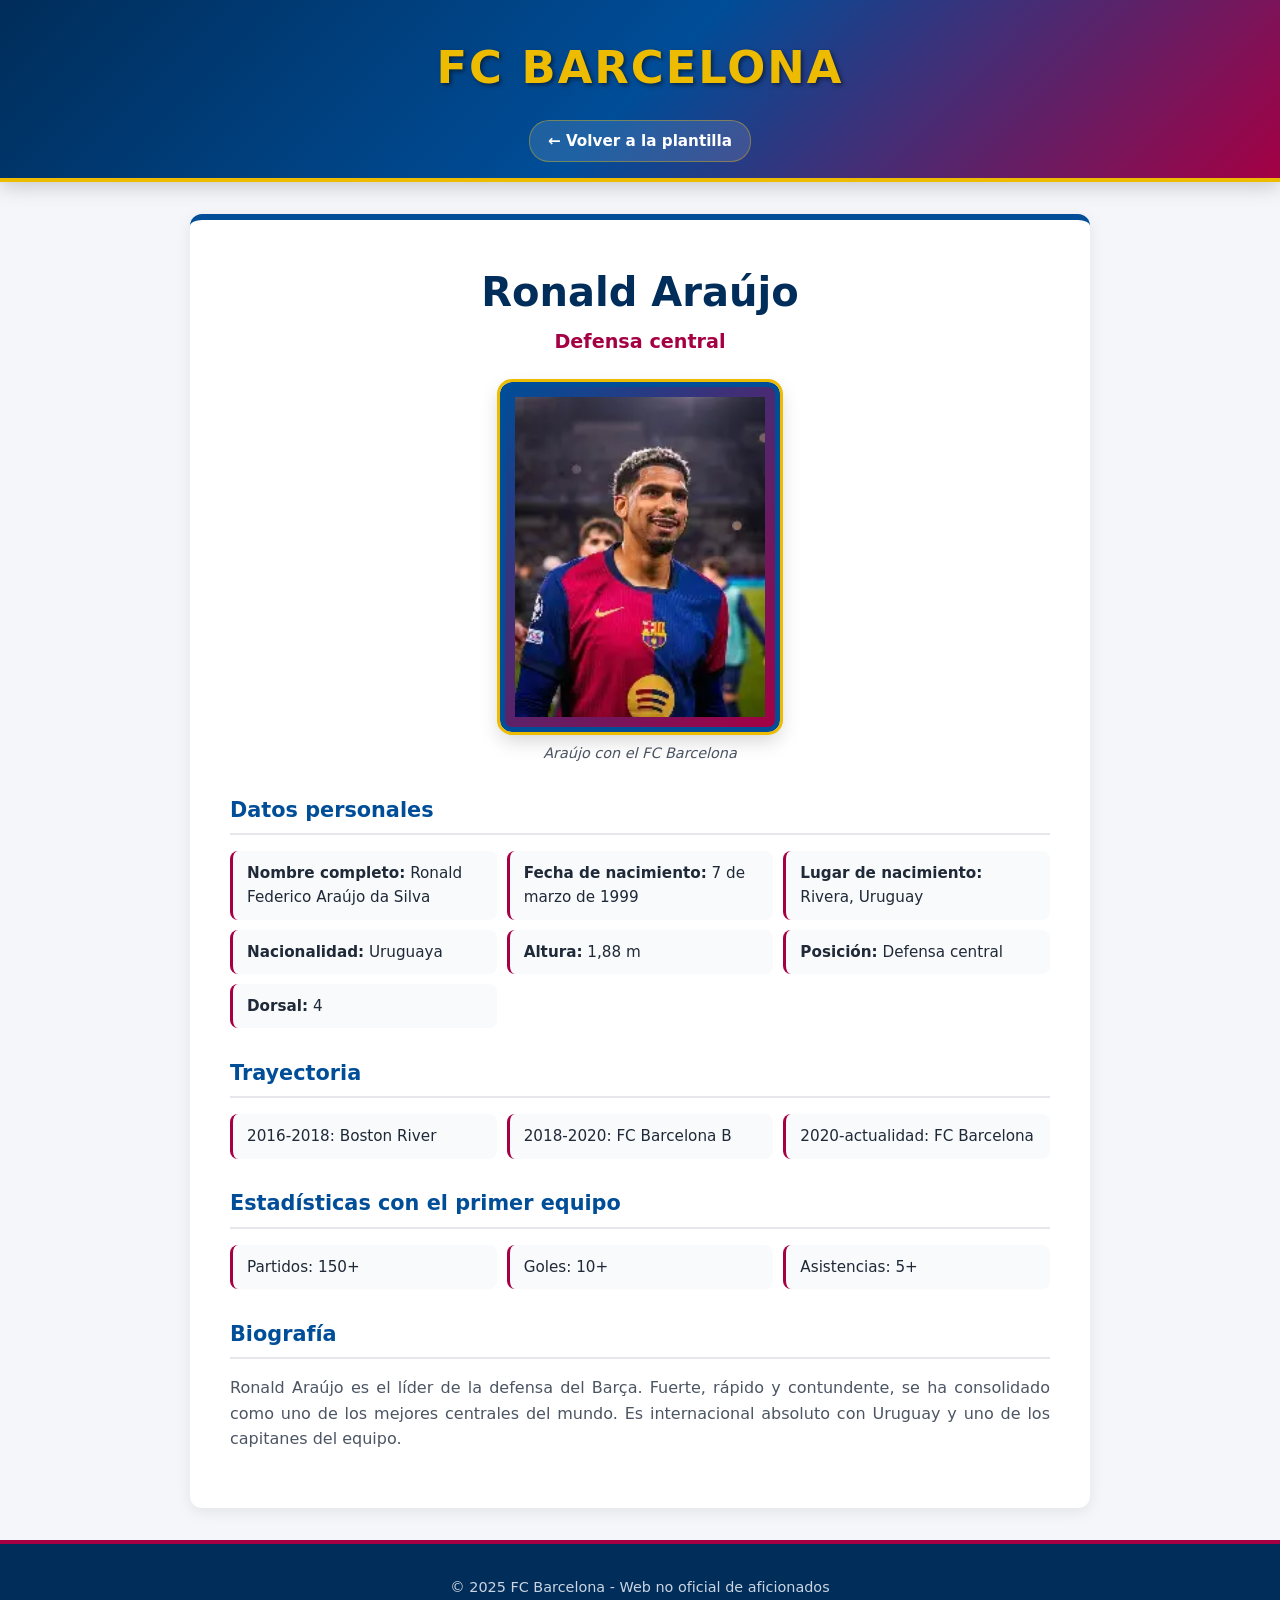
<file: jugadores/ronald-araujo.html>
<!DOCTYPE html>
<html lang="es">
<head>
    <meta charset="UTF-8">
    <meta name="viewport" content="width=device-width, initial-scale=1.0">
    <title>Ronald Araújo - FC Barcelona</title>
    <link rel="stylesheet" href="../style.css">
</head>
<body>

    <header class="cabecera-principal">
        <h1 class="titulo-web">FC Barcelona</h1>
        <nav class="navegacion-principal" aria-label="Navegación principal">
            <ul class="lista-navegacion">
                <li class="item-nav"><a href="../index.html" class="enlace-nav">← Volver a la plantilla</a></li>
            </ul>
        </nav>
    </header>

    <main class="contenido-principal">

        <article class="ficha-jugador">
            <header class="cabecera-ficha">
                <h2 class="nombre-jugador-ficha">Ronald Araújo</h2>
                <p class="posicion-ficha">Defensa central</p>
            </header>

            <figure class="imagen-ficha">
                <div class="placeholder-imagen" role="img" aria-label="Fotografía de Ronald Araújo">
                   <img src="imagen/larujo.webp" alt="">
                </div>
                <figcaption class="pie-imagen">Araújo con el FC Barcelona</figcaption>
            </figure>

            <section class="datos-ficha">
                <h3 class="subtitulo-ficha">Datos personales</h3>
                <ul class="lista-datos-ficha">
                    <li><strong>Nombre completo:</strong> Ronald Federico Araújo da Silva</li>
                    <li><strong>Fecha de nacimiento:</strong> 7 de marzo de 1999</li>
                    <li><strong>Lugar de nacimiento:</strong> Rivera, Uruguay</li>
                    <li><strong>Nacionalidad:</strong> Uruguaya</li>
                    <li><strong>Altura:</strong> 1,88 m</li>
                    <li><strong>Posición:</strong> Defensa central</li>
                    <li><strong>Dorsal:</strong> 4</li>
                </ul>
            </section>

            <section class="trayectoria-ficha">
                <h3 class="subtitulo-ficha">Trayectoria</h3>
                <ul class="lista-trayectoria">
                    <li>2016-2018: Boston River</li>
                    <li>2018-2020: FC Barcelona B</li>
                    <li>2020-actualidad: FC Barcelona</li>
                </ul>
            </section>

            <section class="estadisticas-ficha">
                <h3 class="subtitulo-ficha">Estadísticas con el primer equipo</h3>
                <ul class="lista-estadisticas">
                    <li>Partidos: 150+</li>
                    <li>Goles: 10+</li>
                    <li>Asistencias: 5+</li>
                </ul>
            </section>

            <section class="biografia-ficha">
                <h3 class="subtitulo-ficha">Biografía</h3>
                <p>
                    Ronald Araújo es el líder de la defensa del Barça. Fuerte, rápido y contundente,
                    se ha consolidado como uno de los mejores centrales del mundo. Es internacional
                    absoluto con Uruguay y uno de los capitanes del equipo.
                </p>
            </section>

        </article>

    </main>

    <footer class="pie-pagina">
        <p class="copyright">© 2025 FC Barcelona - Web no oficial de aficionados</p>
    </footer>

</body>
</html>
</file>
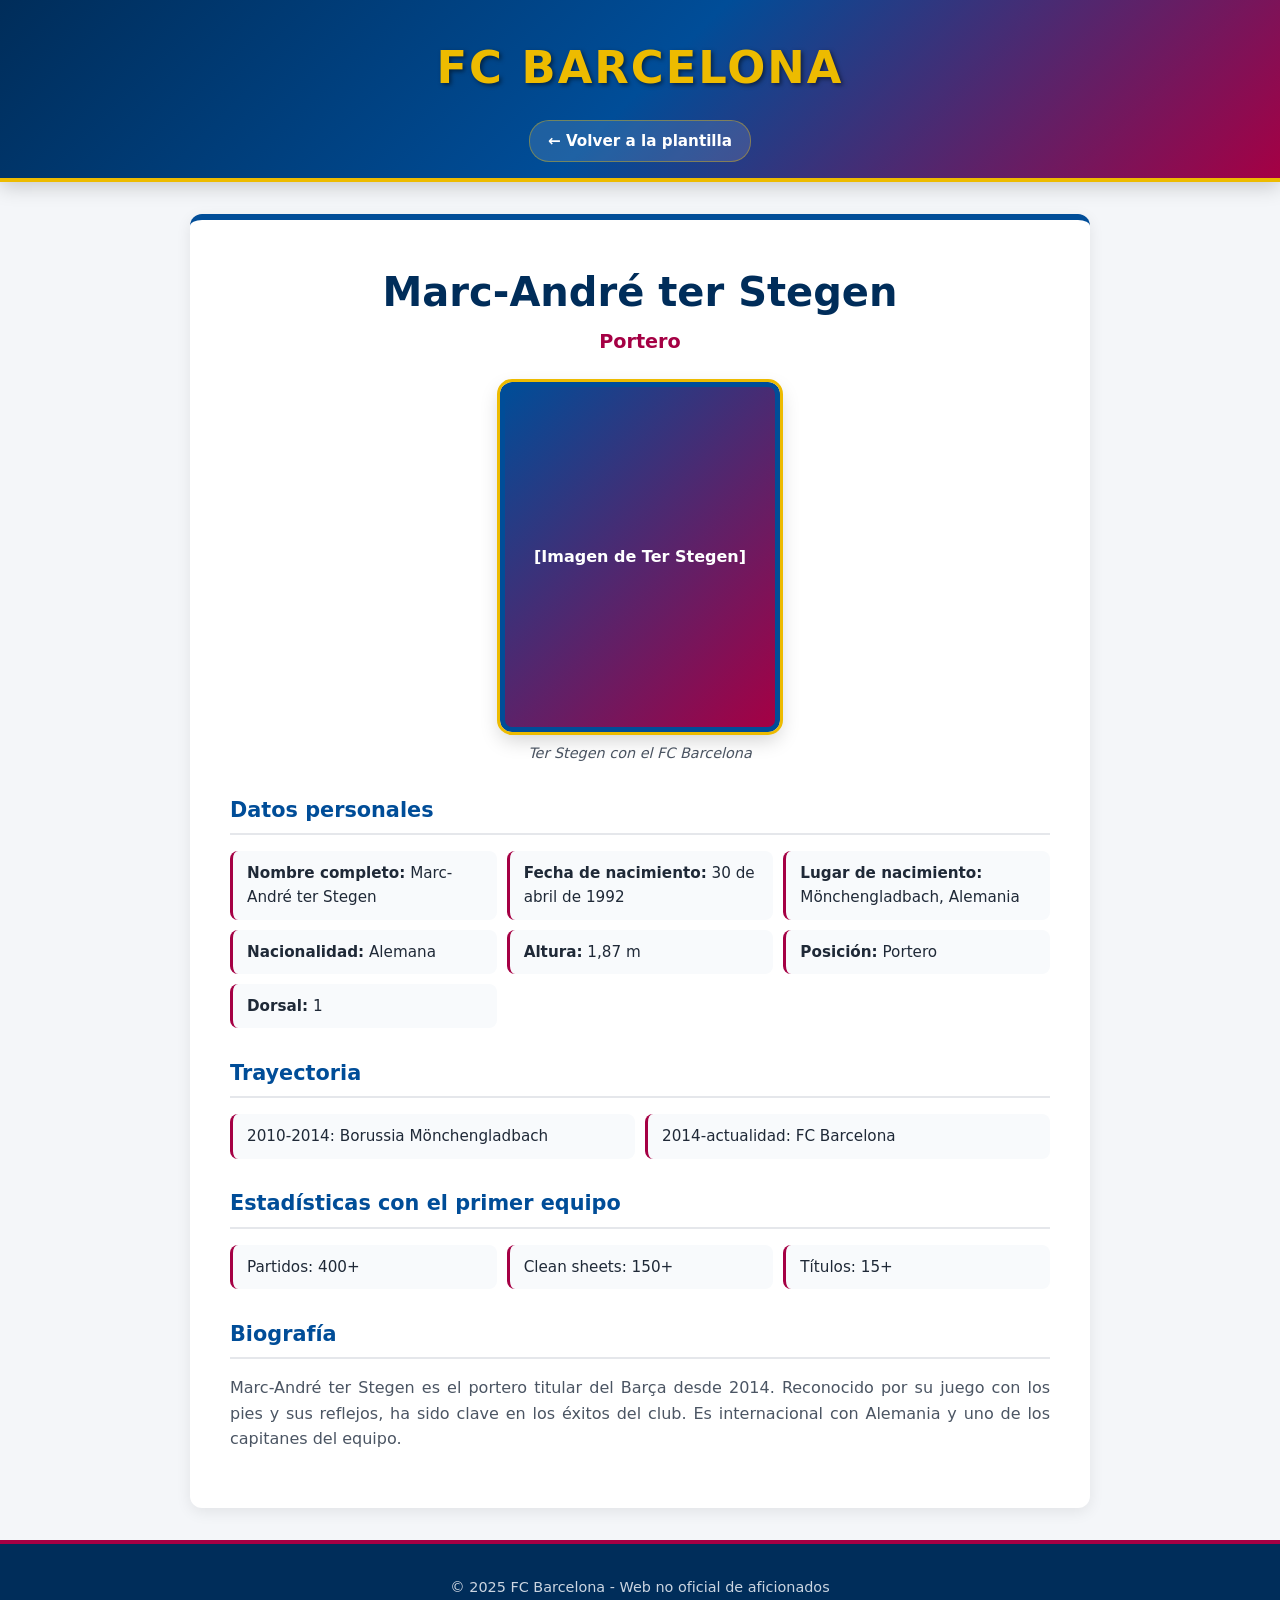
<file: jugadores/ter-stegen.html>
<!DOCTYPE html>
<html lang="es">
<head>
    <meta charset="UTF-8">
    <meta name="viewport" content="width=device-width, initial-scale=1.0">
    <title>Marc-André ter Stegen - FC Barcelona</title> 
    <link rel="stylesheet" href="../style.css">
</head>
<body>

    <header class="cabecera-principal">
        <h1 class="titulo-web">FC Barcelona</h1>
        <nav class="navegacion-principal" aria-label="Navegación principal">
            <ul class="lista-navegacion">
                <li class="item-nav"><a href="../index.html" class="enlace-nav">← Volver a la plantilla</a></li>
            </ul>
        </nav>
    </header>

    <main class="contenido-principal">

        <article class="ficha-jugador">
            <header class="cabecera-ficha">
                <h2 class="nombre-jugador-ficha">Marc-André ter Stegen</h2>
                <p class="posicion-ficha">Portero</p>
            </header>

            <figure class="imagen-ficha">
                <div class="placeholder-imagen" role="img" aria-label="Fotografía de Marc-André ter Stegen">
                    [Imagen de Ter Stegen]
                </div>
                <figcaption class="pie-imagen">Ter Stegen con el FC Barcelona</figcaption>
            </figure>

            <section class="datos-ficha">
                <h3 class="subtitulo-ficha">Datos personales</h3>
                <ul class="lista-datos-ficha">
                    <li><strong>Nombre completo:</strong> Marc-André ter Stegen</li>
                    <li><strong>Fecha de nacimiento:</strong> 30 de abril de 1992</li>
                    <li><strong>Lugar de nacimiento:</strong> Mönchengladbach, Alemania</li>
                    <li><strong>Nacionalidad:</strong> Alemana</li>
                    <li><strong>Altura:</strong> 1,87 m</li>
                    <li><strong>Posición:</strong> Portero</li>
                    <li><strong>Dorsal:</strong> 1</li>
                </ul>
            </section>

            <section class="trayectoria-ficha">
                <h3 class="subtitulo-ficha">Trayectoria</h3>
                <ul class="lista-trayectoria">
                    <li>2010-2014: Borussia Mönchengladbach</li>
                    <li>2014-actualidad: FC Barcelona</li>
                </ul>
            </section>

            <section class="estadisticas-ficha">
                <h3 class="subtitulo-ficha">Estadísticas con el primer equipo</h3>
                <ul class="lista-estadisticas">
                    <li>Partidos: 400+</li>
                    <li>Clean sheets: 150+</li>
                    <li>Títulos: 15+</li>
                </ul>
            </section>

            <section class="biografia-ficha">
                <h3 class="subtitulo-ficha">Biografía</h3>
                <p>
                    Marc-André ter Stegen es el portero titular del Barça desde 2014. Reconocido por
                    su juego con los pies y sus reflejos, ha sido clave en los éxitos del club.
                    Es internacional con Alemania y uno de los capitanes del equipo.
                </p>
            </section>

        </article>

    </main>

    <footer class="pie-pagina">
        <p class="copyright">© 2025 FC Barcelona - Web no oficial de aficionados</p>
    </footer>

</body>
</html>
</file>
<file: style.css>
/* STREAMING_CHUNK:Definiendo variables globales y reseteo básico... */
:root {
--color-azul: #004d98;
--color-azul-oscuro: #002d5a;
--color-grana: #a50044;
--color-grana-oscuro: #73002f;
--color-dorado: #edbb00;
--color-dorado-hover: #ffd700;
--color-texto: #1f2937;
--color-texto-suave: #4b5563;
--color-fondo: #f4f6f9;
--color-blanco: #ffffff;
--sombra-suave: 0 4px 15px rgba(0, 0, 0, 0.08);
--sombra-fuerte: 0 10px 25px rgba(0, 0, 0, 0.15);
--borde-radio: 12px;
--transicion: all 0.3s ease;
}

* {
margin: 0;
padding: 0;
box-sizing: border-box;
}

body {
font-family: 'Segoe UI', system-ui, -apple-system, BlinkMacSystemFont, Roboto, sans-serif;
background-color: var(--color-fondo);
color: var(--color-texto);
line-height: 1.6;
display: flex;
flex-direction: column;
min-height: 100vh;
}

a {
text-decoration: none;
color: inherit;
}

/* STREAMING_CHUNK:Estilizando la cabecera principal y la navegación... */
.cabecera-principal {
background: linear-gradient(135deg, var(--color-azul-oscuro) 0%, var(--color-azul) 50%, var(--color-grana) 100%);
color: var(--color-blanco);
padding: 2rem 1rem 1rem 1rem;
text-align: center;
box-shadow: 0 4px 20px rgba(0,0,0,0.2);
border-bottom: 4px solid var(--color-dorado);
position: relative;
}

.titulo-web {
font-size: 2.8rem;
font-weight: 800;
color: var(--color-dorado);
text-transform: uppercase;
letter-spacing: 2px;
text-shadow: 2px 2px 4px rgba(0,0,0,0.5);
margin-bottom: 0.2rem;
}

.subtitulo {
font-style: italic;
font-size: 1.1rem;
color: #e2e8f0;
margin-bottom: 1.5rem;
letter-spacing: 1px;
}

.navegacion-principal {
margin-top: 1rem;
}

.lista-navegacion {
display: flex;
justify-content: center;
flex-wrap: wrap;
gap: 12px;
list-style: none;
}

.enlace-nav {
display: inline-block;
padding: 8px 18px;
background-color: rgba(255, 255, 255, 0.12);
color: var(--color-blanco);
border-radius: 20px;
font-weight: 600;
font-size: 0.95rem;
border: 1px solid rgba(237, 187, 0, 0.4);
transition: var(--transicion);
}

.enlace-nav:hover {
background-color: var(--color-dorado);
color: var(--color-azul-oscuro);
transform: translateY(-2px);
box-shadow: 0 4px 10px rgba(0,0,0,0.2);
}

/* STREAMING_CHUNK:Estructura principal y distribución del layout... */
.contenido-principal {
max-width: 1200px;
margin: 2rem auto;
padding: 0 1.5rem;
width: 100%;
flex: 1;
}

.seccion-destacada, .seccion-jugadores, .seccion-historia, .barra-lateral {
margin-bottom: 2.5rem;
}

.titulo-seccion {
font-size: 1.8rem;
color: var(--color-azul-oscuro);
text-align: center;
margin-bottom: 0.5rem;
position: relative;
padding-bottom: 10px;
}

.titulo-seccion::after {
content: '';
position: absolute;
bottom: 0;
left: 50%;
transform: translateX(-50%);
width: 80px;
height: 4px;
background: linear-gradient(90deg, var(--color-azul), var(--color-grana));
border-radius: 2px;
}

.descripcion-seccion {
text-align: center;
color: var(--color-texto-suave);
margin-bottom: 1.5rem;
}

/* STREAMING_CHUNK:Estilizando imágenes y marcos de los jugadores... */
.imagen-ficha, .imagen-destacada {
display: flex;
flex-direction: column;
align-items: center;
justify-content: center;
margin: 1.5rem auto;
}

.placeholder-imagen {
width: 280px;
height: 350px;
border-radius: 12px;
overflow: hidden;
position: relative;
margin: 0 auto;
/* Marco elegante de la imagen */
border: 5px solid var(--color-azul);
outline: 3px solid var(--color-dorado);
box-shadow: 0 8px 20px rgba(0, 0, 0, 0.18);
background: linear-gradient(135deg, var(--color-azul), var(--color-grana));
display: flex;
align-items: center;
justify-content: center;
color: var(--color-blanco);
font-weight: 600;
text-align: center;
padding: 10px;
transition: var(--transicion);
}

.placeholder-imagen:hover {
transform: scale(1.02);
border-color: var(--color-grana);
}

.placeholder-imagen img {
width: 100%;
height: 100%;
object-fit: cover;
object-position: top center;
display: block;
}

.pie-imagen {
margin-top: 10px;
font-size: 0.9rem;
color: var(--color-texto-suave);
font-style: italic;
text-align: center;
}

/* STREAMING_CHUNK:Estilos para la sección de Jugador Destacado... */
.jugador-destacado {
background: var(--color-blanco);
border-radius: var(--borde-radio);
padding: 2rem;
box-shadow: var(--sombra-suave);
border-left: 6px solid var(--color-dorado);
max-width: 800px;
margin: 0 auto;
text-align: center;
}

.cabecera-jugador-destacado .nombre-jugador-destacado {
font-size: 2rem;
color: var(--color-azul-oscuro);
}

.posicion-destacado {
font-weight: 700;
color: var(--color-grana);
text-transform: uppercase;
letter-spacing: 1px;
}

.info-destacada {
margin: 1.5rem 0;
}

.datos-destacados {
display: flex;
justify-content: center;
flex-wrap: wrap;
gap: 15px;
list-style: none;
margin-top: 1rem;
}

.dato {
background-color: #f1f5f9;
padding: 8px 15px;
border-radius: 8px;
border: 1px solid #e2e8f0;
}

.enlace-ficha {
display: inline-block;
padding: 10px 24px;
background-color: var(--color-azul);
color: var(--color-blanco);
font-weight: bold;
border-radius: 25px;
transition: var(--transicion);
}

.enlace-ficha:hover {
background-color: var(--color-grana);
transform: translateY(-2px);
box-shadow: var(--sombra-suave);
}

/* STREAMING_CHUNK:Estilos para las tarjetas de la plantilla de jugadores... */
.contenedor-jugadores {
display: grid;
grid-template-columns: repeat(auto-fill, minmax(250px, 1fr));
gap: 20px;
margin-top: 1.5rem;
}

.tarjeta-jugador {
background: var(--color-blanco);
border-radius: var(--borde-radio);
padding: 1.5rem;
text-align: center;
box-shadow: var(--sombra-suave);
border: 1px solid #e5e7eb;
border-top: 4px solid var(--color-azul);
transition: var(--transicion);
display: flex;
flex-direction: column;
justify-content: space-between;
}

.tarjeta-jugador:hover {
transform: translateY(-5px);
box-shadow: var(--sombra-fuerte);
border-top-color: var(--color-grana);
}

.nombre-jugador .enlace-jugador {
color: var(--color-azul-oscuro);
font-size: 1.25rem;
font-weight: 700;
transition: var(--transicion);
}

.nombre-jugador .enlace-jugador:hover {
color: var(--color-grana);
}

.posicion-jugador {
color: var(--color-grana);
font-weight: 600;
font-size: 0.9rem;
margin: 5px 0 12px 0;
}

.info-tarjeta {
background-color: #f8fafc;
padding: 10px;
border-radius: 8px;
font-size: 0.9rem;
}

/* STREAMING_CHUNK:Estilizando la Ficha Completa del Jugador... */
.ficha-jugador {
background-color: var(--color-blanco);
border-radius: var(--borde-radio);
padding: 2.5rem;
box-shadow: var(--sombra-suave);
max-width: 900px;
margin: 0 auto;
border-top: 6px solid var(--color-azul);
}

.cabecera-ficha {
text-align: center;
margin-bottom: 1.5rem;
}

.nombre-jugador-ficha {
font-size: 2.5rem;
color: var(--color-azul-oscuro);
margin-bottom: 0.2rem;
}

.posicion-ficha {
font-size: 1.2rem;
color: var(--color-grana);
font-weight: bold;
}

.etiqueta-destacado {
display: inline-block;
margin-top: 8px;
background-color: var(--color-dorado);
color: var(--color-azul-oscuro);
padding: 4px 12px;
border-radius: 12px;
font-weight: bold;
font-size: 0.85rem;
}

.subtitulo-ficha {
font-size: 1.3rem;
color: var(--color-azul);
border-bottom: 2px solid #e5e7eb;
padding-bottom: 6px;
margin: 1.8rem 0 1rem 0;
}

.lista-datos-ficha, .lista-trayectoria, .lista-estadisticas, .lista-palmares {
list-style: none;
display: grid;
grid-template-columns: repeat(auto-fit, minmax(220px, 1fr));
gap: 10px;
}

.lista-datos-ficha li, .lista-trayectoria li, .lista-estadisticas li, .lista-palmares li {
background-color: #f8fafc;
padding: 10px 14px;
border-radius: 8px;
border-left: 3px solid var(--color-grana);
font-size: 0.95rem;
}

.biografia-ficha p {
margin-bottom: 1rem;
color: var(--color-texto-suave);
text-align: justify;
}

.footer-ficha {
margin-top: 2.5rem;
padding-top: 1.5rem;
border-top: 1px solid #e5e7eb;
}

.lista-navegacion-ficha {
display: flex;
justify-content: space-between;
list-style: none;
flex-wrap: wrap;
gap: 10px;
}

/* STREAMING_CHUNK:Estilos para la Sección Historia y Barra Lateral... */
.articulo-historia, .barra-lateral {
background-color: var(--color-blanco);
padding: 1.5rem;
border-radius: var(--borde-radio);
box-shadow: var(--sombra-suave);
}

.titulo-aside {
font-size: 1.3rem;
color: var(--color-azul-oscuro);
margin-bottom: 1rem;
border-bottom: 2px solid var(--color-dorado);
padding-bottom: 5px;
}

.lista-datos {
list-style: none;
}

.lista-datos li {
padding: 8px 0;
border-bottom: 1px solid #f1f5f9;
}

/* STREAMING_CHUNK:Pie de página oficial... */
.pie-pagina {
background-color: var(--color-azul-oscuro);
color: var(--color-blanco);
text-align: center;
padding: 2rem 1rem;
margin-top: auto;
border-top: 4px solid var(--color-grana);
}

.copyright {
font-size: 0.9rem;
margin-bottom: 1rem;
color: #cbd5e1;
}

.lista-footer {
display: flex;
justify-content: center;
gap: 20px;
list-style: none;
}

.enlace-footer {
color: var(--color-dorado);
font-size: 0.85rem;
transition: var(--transicion);
}

.enlace-footer:hover {
text-decoration: underline;
color: var(--color-blanco);
}

/* STREAMING_CHUNK:Diseño adaptativo / responsive... */
@media (max-width: 768px) {
.titulo-web {
font-size: 2.1rem;
}

.lista-navegacion-ficha {
flex-direction: column;
align-items: center;
}

.placeholder-imagen {
width: 240px;
height: 300px;
}

.ficha-jugador {
padding: 1.5rem;
}
}
</file>
